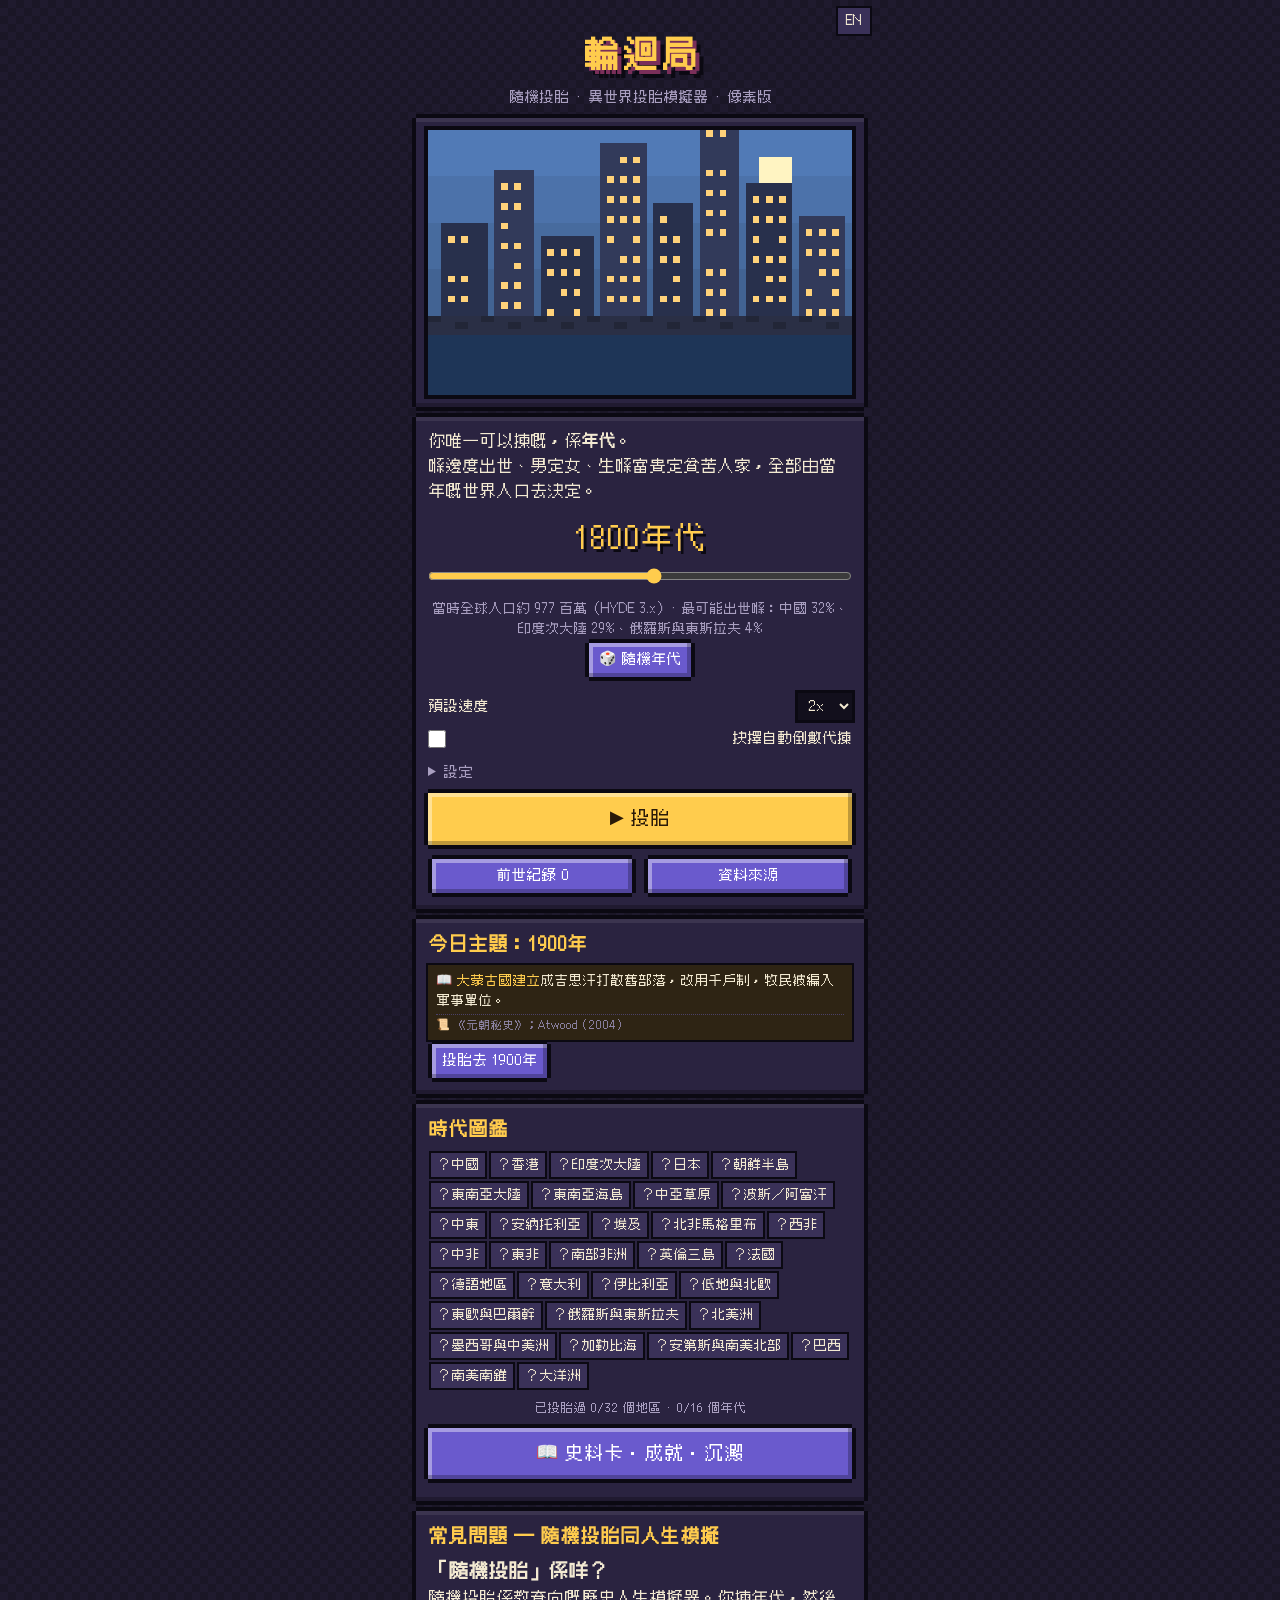
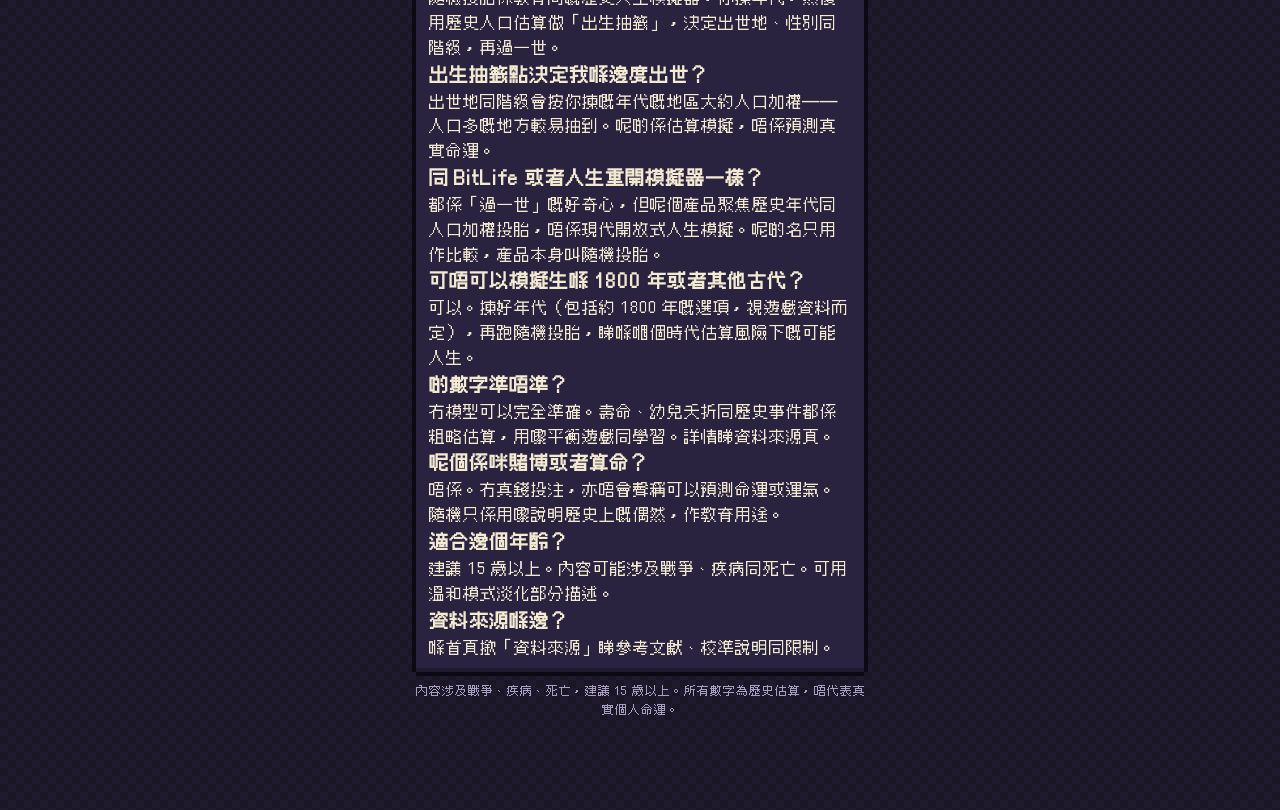
<file: index.html>
<!doctype html><html lang="zh-Hant-HK"><head><meta charset="utf-8"><script>(function(){try{var q=new URLSearchParams(location.search),l=q.get("lang");if(l)localStorage.setItem("rebirth_lang",l);if(l==="en"){q.delete("lang");var s=q.toString(),p=location.pathname.split("/").pop();location.replace("en/"+(p==="index.html"?"":p)+(s?"?"+s:"")+location.hash)}}catch(e){}})()</script><meta name="viewport" content="width=device-width,initial-scale=1">
<title>隨機投胎｜投胎模擬器 · 輪迴局</title>
<meta name="description" content="隨機投胎係教育向歷史人生模擬器：你揀年代，再用歷史人口估算抽出身世、階級同性別，過一世。數字係估算，唔係命運預測；建議 15 歲以上。適合想了解「如果我生喺古代」嘅人。">
<link rel="canonical" href="https://dancingturtle14.github.io/rebirth-sim/">
<link rel="alternate" hreflang="zh-Hant" href="https://dancingturtle14.github.io/rebirth-sim/">
<link rel="alternate" hreflang="en" href="https://dancingturtle14.github.io/rebirth-sim/en/">
<link rel="alternate" hreflang="x-default" href="https://dancingturtle14.github.io/rebirth-sim/en/">
<meta property="og:type" content="website">
<meta property="og:title" content="隨機投胎｜投胎模擬器 · 輪迴局">
<meta property="og:description" content="隨機投胎係教育向歷史人生模擬器：你揀年代，再用歷史人口估算抽出身世、階級同性別，過一世。數字係估算，唔係命運預測；建議 15 歲以上。適合想了解「如果我生喺古代」嘅人。">
<meta property="og:url" content="https://dancingturtle14.github.io/rebirth-sim/">
<meta property="og:image" content="https://dancingturtle14.github.io/rebirth-sim/screenshots/01-start-yearpicker.png">
<meta property="og:locale" content="zh_HK">
<meta property="og:locale:alternate" content="en_US">
<meta name="twitter:card" content="summary_large_image">
<meta name="twitter:title" content="隨機投胎｜投胎模擬器 · 輪迴局">
<meta name="twitter:description" content="隨機投胎係教育向歷史人生模擬器：你揀年代，再用歷史人口估算抽出身世、階級同性別，過一世。數字係估算，唔係命運預測；建議 15 歲以上。適合想了解「如果我生喺古代」嘅人。">
<meta name="twitter:image" content="https://dancingturtle14.github.io/rebirth-sim/screenshots/01-start-yearpicker.png">
<link rel="icon" href="data:image/svg+xml,<svg xmlns='http://www.w3.org/2000/svg' viewBox='0 0 8 8'><rect width='8' height='8' fill='%231a1626'/><rect x='2' y='1' width='4' height='3' fill='%23f1c9a0'/><rect x='1' y='4' width='6' height='3' fill='%23ffcc4d'/></svg>">
<link rel="preload" href="fonts/Cubic_11.woff2" as="font" type="font/woff2" crossorigin><link rel="stylesheet" href="style.css?v=42"><script type="application/ld+json">{"@context":"https://schema.org","@type":"WebApplication","name":"隨機投胎","url":"https://dancingturtle14.github.io/rebirth-sim/","description":"隨機投胎係教育向歷史人生模擬器：你揀年代，再用歷史人口估算抽出身世、階級同性別，過一世。數字係估算，唔係命運預測；建議 15 歲以上。適合想了解「如果我生喺古代」嘅人。","applicationCategory":"EducationalApplication","operatingSystem":"Any","inLanguage":"zh-Hant","isAccessibleForFree":true,"offers":{"@type":"Offer","price":"0","priceCurrency":"USD"}}</script><script type="application/ld+json">{"@context":"https://schema.org","@type":"FAQPage","mainEntity":[{"@type":"Question","name":"「隨機投胎」係咩？","acceptedAnswer":{"@type":"Answer","text":"隨機投胎係教育向嘅歷史人生模擬器。你揀年代，然後用歷史人口估算做「出生抽籤」，決定出世地、性別同階級，再過一世。"}},{"@type":"Question","name":"出生抽籤點決定我喺邊度出世？","acceptedAnswer":{"@type":"Answer","text":"出世地同階級會按你揀嘅年代嘅地區大約人口加權——人口多嘅地方較易抽到。呢啲係估算模擬，唔係預測真實命運。"}},{"@type":"Question","name":"同 BitLife 或者人生重開模擬器一樣？","acceptedAnswer":{"@type":"Answer","text":"都係「過一世」嘅好奇心，但呢個產品聚焦歷史年代同人口加權投胎，唔係現代開放式人生模擬。呢啲名只用作比較，產品本身叫隨機投胎。"}},{"@type":"Question","name":"可唔可以模擬生喺 1800 年或者其他古代？","acceptedAnswer":{"@type":"Answer","text":"可以。揀好年代（包括約 1800 年嘅選項，視遊戲資料而定），再跑隨機投胎，睇喺嗰個時代估算風險下嘅可能人生。"}},{"@type":"Question","name":"啲數字準唔準？","acceptedAnswer":{"@type":"Answer","text":"冇模型可以完全準確。壽命、幼兒夭折同歷史事件都係粗略估算，用嚟平衡遊戲同學習。詳情睇資料來源頁。"}},{"@type":"Question","name":"呢個係咪賭博或者算命？","acceptedAnswer":{"@type":"Answer","text":"唔係。冇真錢投注，亦唔會聲稱可以預測命運或運氣。隨機只係用嚟說明歷史上嘅偶然，作教育用途。"}},{"@type":"Question","name":"適合邊個年齡？","acceptedAnswer":{"@type":"Answer","text":"建議 15 歲以上。內容可能涉及戰爭、疾病同死亡。可用溫和模式淡化部分描述。"}},{"@type":"Question","name":"資料來源喺邊？","acceptedAnswer":{"@type":"Answer","text":"喺首頁撳「資料來源」睇參考文獻、校準說明同限制。"}}]}</script></head><body><main><a class="langsw" href="?lang=en" lang="en">EN</a>
<section id="s-start" class="scr on">
 <h1>輪迴局</h1><p class="sub">隨機投胎 · 異世界投胎模擬器 · 像素版</p>
 <div class="panel"><canvas class="scene" id="cv-title"></canvas></div>
 <div class="panel"><p>你唯一可以揀嘅，係<b>年代</b>。<br>喺邊度出世、男定女、生喺富貴定貧苦人家，全部由當年嘅世界人口去決定。</p>
 <div class="yearpick"><div class="ylab" id="year-lab"></div><input type="range" id="o-year" min="0" max="15" step="1" value="8"><div class="dim small" id="year-note"></div><button class="btn alt sm" id="b-randyear">🎲 隨機年代</button></div>
 <div class="setup">
 <label>預設速度<select id="o-speed"><option value="1">1x</option><option value="2" selected>2x</option><option value="4">4x</option><option value="8">8x</option><option value="16">16x</option></select></label>
 <label><input type="checkbox" id="o-auto"> 抉擇自動倒數代揀</label>
 <details><summary>設定</summary><div class="setup">
 <label><input type="checkbox" id="o-reflect" checked> 沉澱一下（人生關口嘅小問題）</label>
 <label><input type="checkbox" id="o-contrast" checked> 古今對照</label>
 <label><input type="checkbox" id="o-gentle"> 溫和模式（淡化死亡同暴力描述）</label>
 <label><input type="checkbox" id="o-sound"> 8-bit 音效</label><label><input type="checkbox" id="o-music"> 背景音樂</label></div></details></div>
 <button class="btn" id="b-go">▶ 投胎</button>
 <div class="row"><button class="btn alt sm" id="b-past">前世紀錄 <span id="n-past">0</span></button><button class="btn alt sm" onclick="location.href='about.html'">資料來源</button></div></div>
 <div class="panel" id="daily"></div>
 <div class="panel"><h2>時代圖鑑</h2><div class="chips" id="chips"></div><button class="btn alt" id="b-codex">📖 史料卡・成就・沉澱</button></div>
 <div class="panel" id="past" style="display:none"><h2>前世</h2><div id="past-list"></div></div>
 <div class="panel" id="seo-faq"><h2>常見問題 — 隨機投胎同人生模擬</h2>
 <h3>「隨機投胎」係咩？</h3><p>隨機投胎係教育向嘅歷史人生模擬器。你揀年代，然後用歷史人口估算做「出生抽籤」，決定出世地、性別同階級，再過一世。</p>
 <h3>出生抽籤點決定我喺邊度出世？</h3><p>出世地同階級會按你揀嘅年代嘅地區大約人口加權——人口多嘅地方較易抽到。呢啲係估算模擬，唔係預測真實命運。</p>
 <h3>同 BitLife 或者人生重開模擬器一樣？</h3><p>都係「過一世」嘅好奇心，但呢個產品聚焦歷史年代同人口加權投胎，唔係現代開放式人生模擬。呢啲名只用作比較，產品本身叫隨機投胎。</p>
 <h3>可唔可以模擬生喺 1800 年或者其他古代？</h3><p>可以。揀好年代（包括約 1800 年嘅選項，視遊戲資料而定），再跑隨機投胎，睇喺嗰個時代估算風險下嘅可能人生。</p>
 <h3>啲數字準唔準？</h3><p>冇模型可以完全準確。壽命、幼兒夭折同歷史事件都係粗略估算，用嚟平衡遊戲同學習。詳情睇資料來源頁。</p>
 <h3>呢個係咪賭博或者算命？</h3><p>唔係。冇真錢投注，亦唔會聲稱可以預測命運或運氣。隨機只係用嚟說明歷史上嘅偶然，作教育用途。</p>
 <h3>適合邊個年齡？</h3><p>建議 15 歲以上。內容可能涉及戰爭、疾病同死亡。可用溫和模式淡化部分描述。</p>
 <h3>資料來源喺邊？</h3><p>喺首頁撳「資料來源」睇參考文獻、校準說明同限制。</p>
 </div>
 <p class="note">內容涉及戰爭、疾病、死亡，建議 15 歲以上。所有數字為歷史估算，唔代表真實個人命運。</p>
</section>
<section id="s-codex" class="scr">
 <h1 style="font-size:26px">收藏</h1><div class="tabs" id="cx-tabs"><button data-t="cards" class="on">史料卡</button><button data-t="ach">成就</button><button data-t="refl">沉澱</button><button data-t="line">家族</button></div>
 <div class="panel" id="cx-body"></div><button class="btn alt" id="b-cx-back">← 返回</button>
</section>
<section id="s-birth" class="scr">
 <div class="panel"><h2 id="draw-h">抽籤中……</h2><div id="draw" class="draw"></div></div>
 <div id="reg" style="display:none"><div class="panel"><canvas class="scene" id="cv-birth"></canvas></div><div class="panel reg" id="reg-card"></div>
 <button class="btn" id="b-live">開始呢一世 ▶</button></div>
</section>
<section id="s-life" class="scr">
 <div class="hud"><div class="panel tight"><div class="age"><span><span class="big" id="h-age">0</span> 歲</span><span id="h-year" class="dim"></span></div>
 <div id="h-who" class="dim small"></div></div></div>
 <div class="panel"><canvas class="scene" id="cv-life"></canvas><div id="stats" style="margin-top:8px"></div></div>
 <div class="panel"><h2>今年重點</h2><div class="focus" id="focus"></div></div>
 <div class="panel"><h2>錢包</h2><div id="money"></div></div>
 <div class="panel"><h2>人生格</h2><div class="grid" id="l-grid"></div><p class="note">每格一年，越亮越快樂；框線＝當時平均壽命</p></div>
 <div class="panel"><h2>人生紀錄</h2><div class="feed" id="feed"></div></div>
</section>
<section id="s-final" class="scr">
 <div class="panel center"><p class="dim">最後一年</p><p class="huge" id="f-age"></p><canvas class="scene" id="cv-final"></canvas><p id="f-cause" style="margin-top:8px"></p></div>
 <div class="panel"><h2>一生回顧</h2><canvas class="scene" id="cv-replay"></canvas><p id="replay-t" class="replay"></p></div>
 <button class="btn" id="b-record">睇死亡紀錄 ▶</button>
</section>
<section id="s-end" class="scr">
 <div class="panel"><canvas class="scene" id="cv-end"></canvas><h2 style="margin-top:8px" id="e-title"></h2><div id="e-sum"></div></div>
 <div class="panel lesson"><h2>這一生教會我</h2><div id="e-lesson"></div></div>
 <div class="panel" id="e-diff" style="display:none"></div>
 <div class="panel"><h2>古今對照</h2><div id="e-now"></div></div>
 <div class="panel" id="e-line-p"><h2>傳承</h2><div id="e-line"></div></div>
 <div class="panel" id="e-ach-p"><h2>成就</h2><div id="e-ach"></div></div>
 <div class="panel"><h2>同一刻出生嘅靈魂（按壽命排）</h2><div id="e-souls"></div></div>
 <div class="panel"><h2>存活曲線</h2><canvas id="cv-surv" class="chart"></canvas><p class="note" id="surv-note"></p></div>
 <div class="panel"><h2>財富變化</h2><canvas id="cv-money" class="chart"></canvas></div>
 <div class="panel"><h2>一生年譜</h2><div class="grid" id="e-grid"></div><p class="note">■紅=歷史大事 ■藍=抉擇 ■白=離世；亮度=快樂；框線=平均壽命</p></div>
 <div class="panel"><h2>重要時刻</h2><div id="e-log"></div></div>
 <div class="panel"><h2>分享卡</h2><img class="share" id="e-card" alt="結果卡"><button class="btn" id="b-dl">下載 PNG</button></div>
 <button class="btn" id="b-whatif">🔁 如果……（同一出身再活一次）</button>
 <button class="btn" id="b-again">↻ 再輪迴</button><button class="btn alt" onclick="location.href='./'">返主頁</button>
</section>
</main>
<div class="ctrl" id="ctrl" style="display:none"><button data-s="0">⏸</button><button data-s="1">1x</button><button data-s="2">2x</button><button data-s="4">4x</button><button data-s="8">8x</button><button data-s="16">16x</button><button id="c-skip" title="跳到下一個抉擇">⏭</button><button id="c-auto" title="自動代揀">🤖</button></div>
<div class="modal" id="rmodal"><div class="panel"><small class="dim" id="r-age"></small><h2>🍃 沉澱一下</h2><p id="r-q" style="margin:8px 0"></p><textarea id="r-a" maxlength="120" rows="3" placeholder="（可以唔寫）一句說話就夠"></textarea><div class="row"><button class="btn" id="r-save">寫低</button><button class="btn alt" id="r-skip">略過</button></div><p class="note" id="r-cd">只會儲存喺你部機（localStorage）</p></div></div>
<div class="modal" id="modal"><div class="panel"><small id="m-age" class="dim"></small><h2 id="m-t"></h2><div class="statbox" id="m-stat"></div><div id="m-c"></div><p class="note" id="m-cd"></p></div></div>
<script src="data/eras.js?v=42"></script><script src="data/stats.js?v=42"></script><script src="data/era-extra.js?v=42"></script><script src="data/stats2.js?v=42"></script><script src="data/events.js?v=42"></script><script src="data/events2.js?v=42"></script><script src="data/modern.js?v=42"></script><script src="data/codex.js?v=42"></script><script src="data/calib.js?v=42"></script><script src="data/world-data.js?v=42"></script><script src="data/regions.js?v=42"></script><script src="data/world-events.js?v=42"></script><script src="data/calib-world.js?v=42"></script><script src="js/scene.js?v=42"></script><script src="js/engine.js?v=42"></script><script src="js/world.js?v=42"></script><script src="js/sfx.js?v=42"></script><script src="js/meaning.js?v=42"></script><script src="js/ui.js?v=42"></script>
</body></html>
</file>
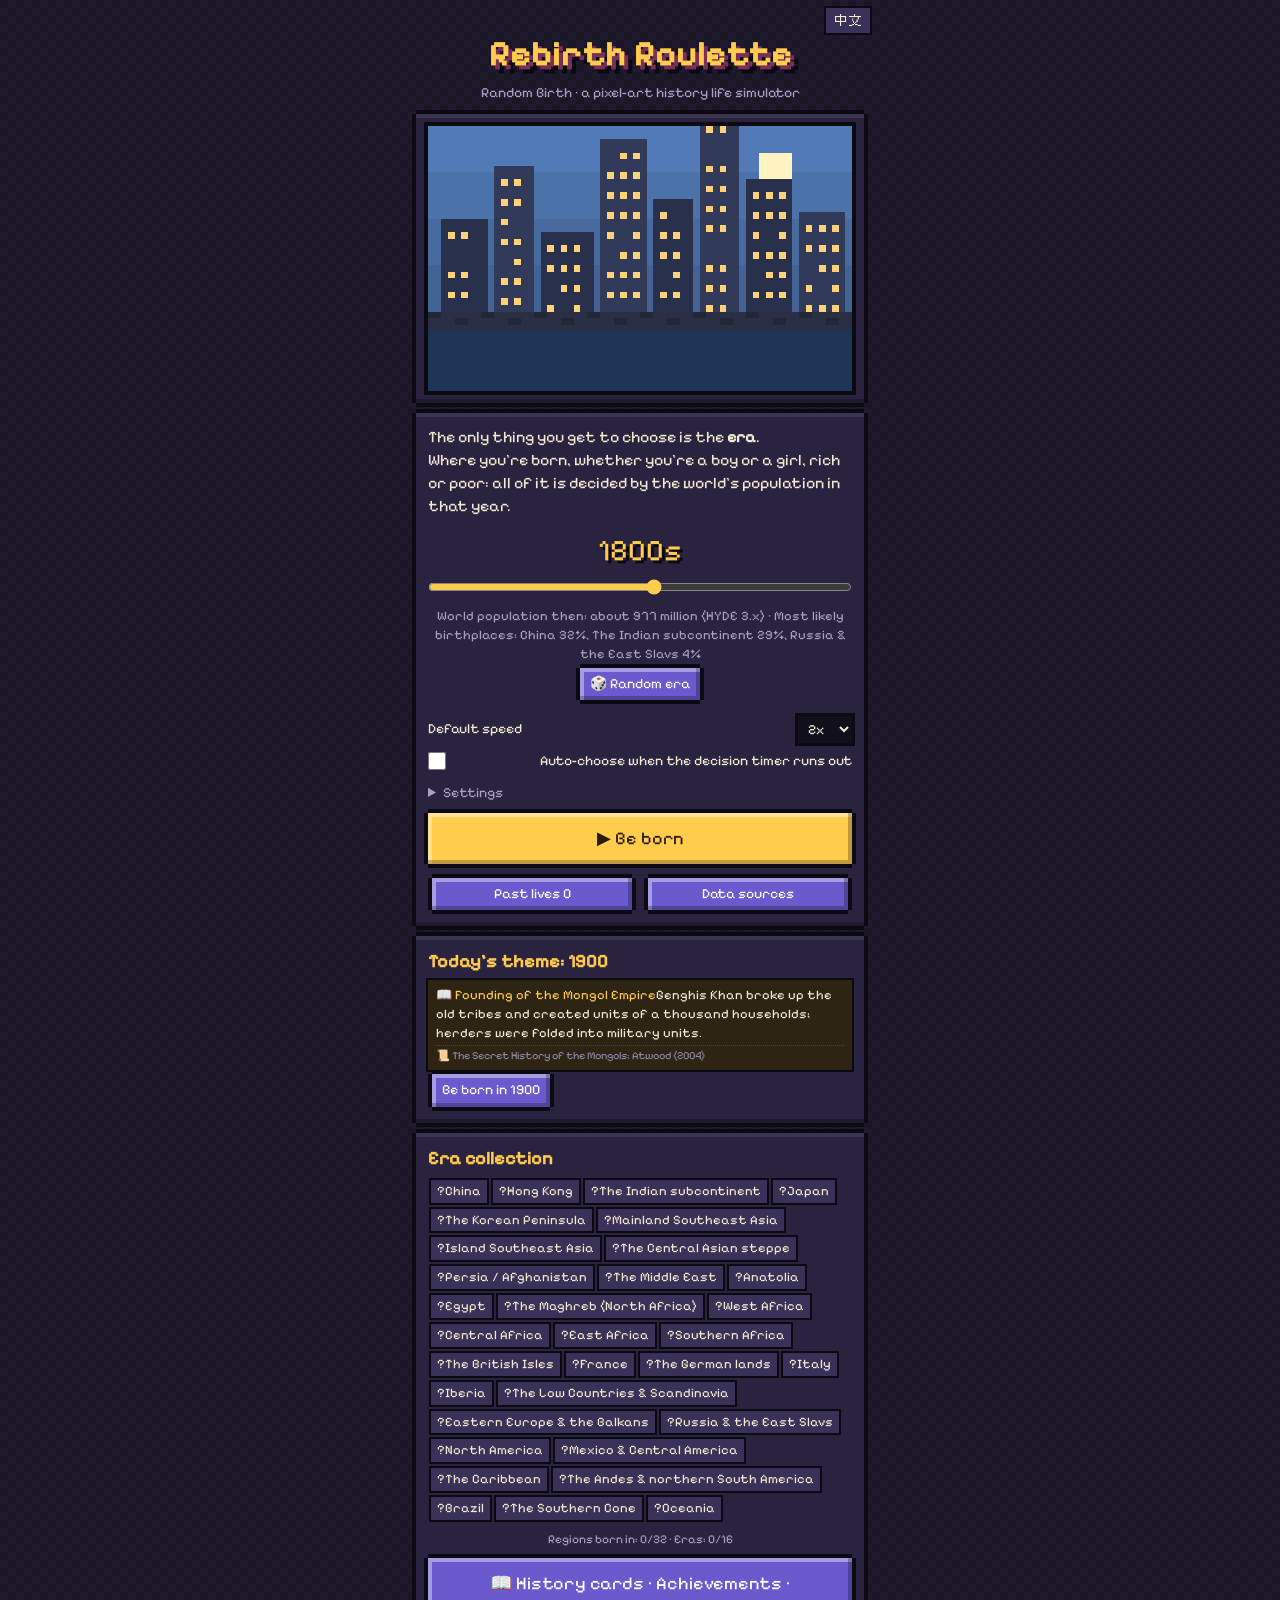
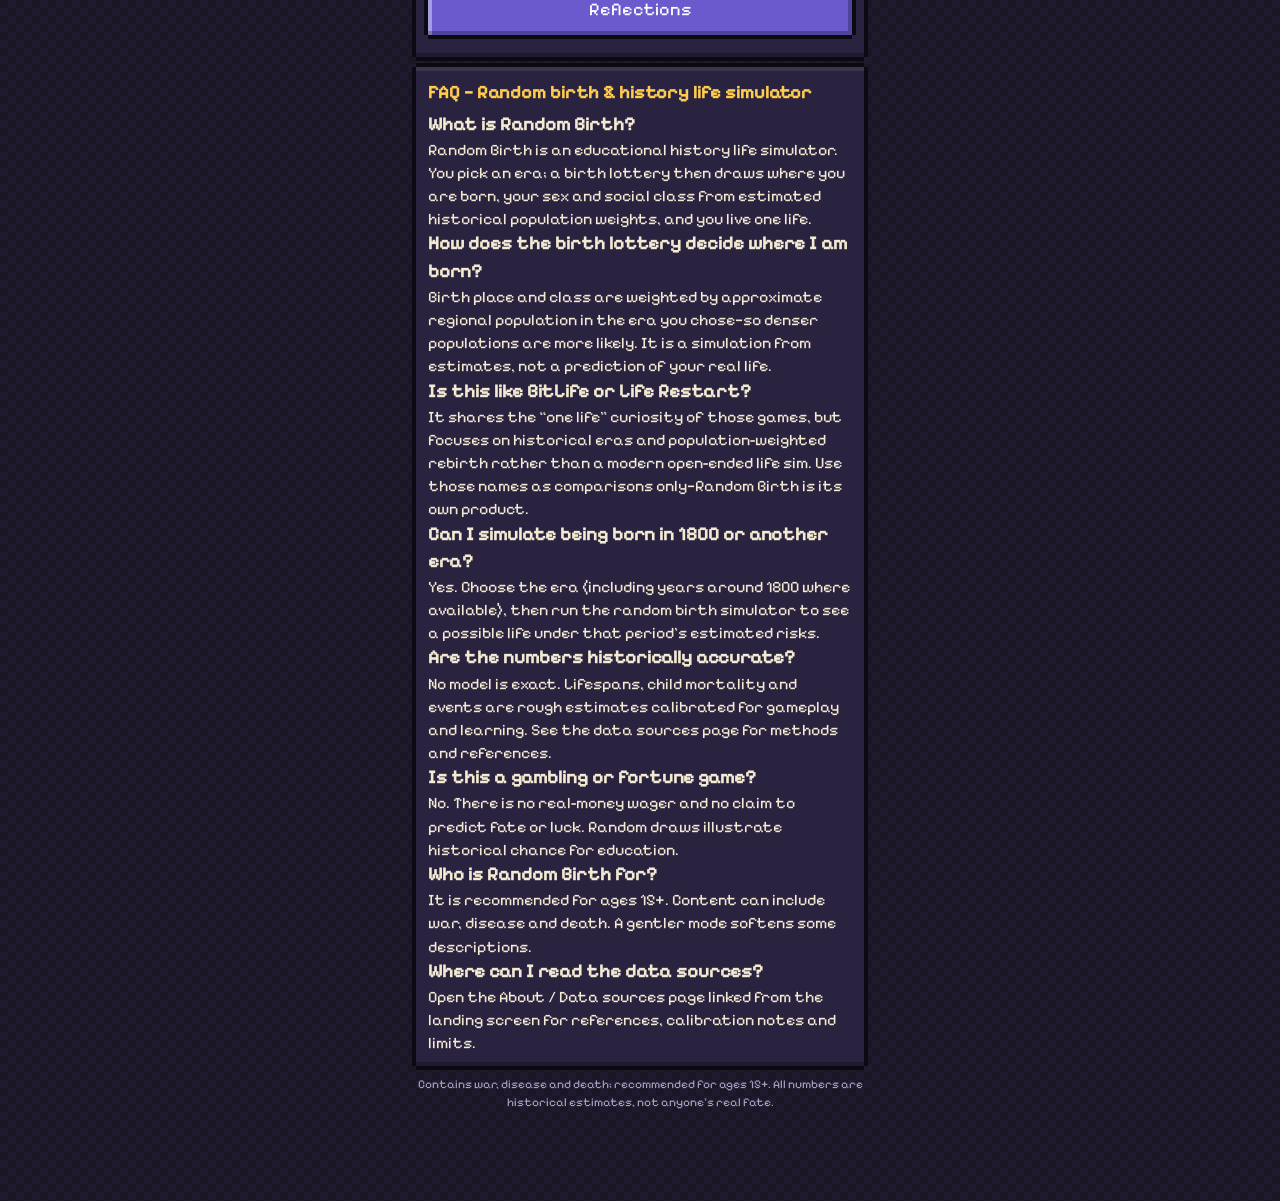
<file: en/index.html>
<!doctype html><html lang="en"><head><meta charset="utf-8"><script>(function(){try{var q=new URLSearchParams(location.search),l=q.get("lang");if(l)localStorage.setItem("rebirth_lang",l);if(l==="zh"){q.delete("lang");var s=q.toString(),p=location.pathname.split("/").pop();location.replace("../"+(p==="index.html"?"":p)+(s?"?"+s:""))}}catch(e){}})()</script><meta name="viewport" content="width=device-width,initial-scale=1">
<title>Random Birth — Where Would I Be Born? | Simulator</title>
<meta name="description" content="Random birth simulator: pick an era, then a birth lottery draws where, class and gender from historical population estimates. Educational, ages 15+.">
<link rel="canonical" href="https://dancingturtle14.github.io/rebirth-sim/en/">
<link rel="alternate" hreflang="en" href="https://dancingturtle14.github.io/rebirth-sim/en/">
<link rel="alternate" hreflang="zh-Hant" href="https://dancingturtle14.github.io/rebirth-sim/">
<link rel="alternate" hreflang="x-default" href="https://dancingturtle14.github.io/rebirth-sim/en/">
<meta property="og:type" content="website">
<meta property="og:title" content="Random Birth — Where Would I Be Born? | Simulator">
<meta property="og:description" content="Random birth simulator: pick an era, then a birth lottery draws where, class and gender from historical population estimates. Educational, ages 15+.">
<meta property="og:url" content="https://dancingturtle14.github.io/rebirth-sim/en/">
<meta property="og:image" content="https://dancingturtle14.github.io/rebirth-sim/screenshots/en-01-start.png">
<meta property="og:locale" content="en_US">
<meta property="og:locale:alternate" content="zh_HK">
<meta name="twitter:card" content="summary_large_image">
<meta name="twitter:title" content="Random Birth — Where Would I Be Born? | Simulator">
<meta name="twitter:description" content="Random birth simulator: pick an era, then a birth lottery draws where, class and gender from historical population estimates. Educational, ages 15+.">
<meta name="twitter:image" content="https://dancingturtle14.github.io/rebirth-sim/screenshots/en-01-start.png">
<link rel="icon" href="data:image/svg+xml,<svg xmlns='http://www.w3.org/2000/svg' viewBox='0 0 8 8'><rect width='8' height='8' fill='%231a1626'/><rect x='2' y='1' width='4' height='3' fill='%23f1c9a0'/><rect x='1' y='4' width='6' height='3' fill='%23ffcc4d'/></svg>">
<link rel="preload" href="../fonts/Cubic_11.woff2" as="font" type="font/woff2" crossorigin><link rel="stylesheet" href="../style.css?v=42"><link rel="preload" href="../fonts/PixelifySans.woff" as="font" type="font/woff" crossorigin><link rel="stylesheet" href="../style-en.css?v=42"><script type="application/ld+json">{"@context":"https://schema.org","@type":"WebApplication","name":"Random Birth","url":"https://dancingturtle14.github.io/rebirth-sim/en/","description":"Random birth simulator: pick an era, then a birth lottery draws where, class and gender from historical population estimates. Educational, ages 15+.","applicationCategory":"EducationalApplication","operatingSystem":"Any","inLanguage":"en","isAccessibleForFree":true,"offers":{"@type":"Offer","price":"0","priceCurrency":"USD"}}</script><script type="application/ld+json">{"@context":"https://schema.org","@type":"FAQPage","mainEntity":[{"@type":"Question","name":"What is Random Birth?","acceptedAnswer":{"@type":"Answer","text":"Random Birth is an educational history life simulator. You pick an era; a birth lottery then draws where you are born, your sex and social class from estimated historical population weights, and you live one life."}},{"@type":"Question","name":"How does the birth lottery decide where I am born?","acceptedAnswer":{"@type":"Answer","text":"Birth place and class are weighted by approximate regional population in the era you chose—so denser populations are more likely. It is a simulation from estimates, not a prediction of your real life."}},{"@type":"Question","name":"Is this like BitLife or Life Restart?","acceptedAnswer":{"@type":"Answer","text":"It shares the “one life” curiosity of those games, but focuses on historical eras and population-weighted rebirth rather than a modern open-ended life sim. Use those names as comparisons only—Random Birth is its own product."}},{"@type":"Question","name":"Can I simulate being born in 1800 or another era?","acceptedAnswer":{"@type":"Answer","text":"Yes. Choose the era (including years around 1800 where available), then run the random birth simulator to see a possible life under that period’s estimated risks."}},{"@type":"Question","name":"Are the numbers historically accurate?","acceptedAnswer":{"@type":"Answer","text":"No model is exact. Lifespans, child mortality and events are rough estimates calibrated for gameplay and learning. See the data sources page for methods and references."}},{"@type":"Question","name":"Is this a gambling or fortune game?","acceptedAnswer":{"@type":"Answer","text":"No. There is no real-money wager and no claim to predict fate or luck. Random draws illustrate historical chance for education."}},{"@type":"Question","name":"Who is Random Birth for?","acceptedAnswer":{"@type":"Answer","text":"It is recommended for ages 15+. Content can include war, disease and death. A gentler mode softens some descriptions."}},{"@type":"Question","name":"Where can I read the data sources?","acceptedAnswer":{"@type":"Answer","text":"Open the About / Data sources page linked from the landing screen for references, calibration notes and limits."}}]}</script></head><body><main><a class="langsw" href="?lang=zh" lang="zh-Hant">中文</a>
<section id="s-start" class="scr on">
 <h1>Rebirth Roulette</h1><p class="sub">Random Birth · a pixel-art history life simulator</p>
 <div class="panel"><canvas class="scene" id="cv-title"></canvas></div>
 <div class="panel"><p>The only thing you get to choose is the <b>era</b>.<br>Where you're born, whether you're a boy or a girl, rich or poor: all of it is decided by the world's population in that year.</p>
 <div class="yearpick"><div class="ylab" id="year-lab"></div><input type="range" id="o-year" min="0" max="15" step="1" value="8"><div class="dim small" id="year-note"></div><button class="btn alt sm" id="b-randyear">🎲 Random era</button></div>
 <div class="setup">
 <label>Default speed<select id="o-speed"><option value="1">1x</option><option value="2" selected>2x</option><option value="4">4x</option><option value="8">8x</option><option value="16">16x</option></select></label>
 <label><input type="checkbox" id="o-auto"> Auto-choose when the decision timer runs out</label>
 <details><summary>Settings</summary><div class="setup">
 <label><input type="checkbox" id="o-reflect" checked> Pause and reflect (small questions at life's milestones)</label>
 <label><input type="checkbox" id="o-contrast" checked> Then & Now</label>
 <label><input type="checkbox" id="o-gentle"> Gentle mode (softens descriptions of death and violence)</label>
 <label><input type="checkbox" id="o-sound"> 8-bit sound effects</label><label><input type="checkbox" id="o-music"> Background music</label></div></details></div>
 <button class="btn" id="b-go">▶ Be born</button>
 <div class="row"><button class="btn alt sm" id="b-past">Past lives <span id="n-past">0</span></button><button class="btn alt sm" onclick="location.href='about.html'">Data sources</button></div></div>
 <div class="panel" id="daily"></div>
 <div class="panel"><h2>Era collection</h2><div class="chips" id="chips"></div><button class="btn alt" id="b-codex">📖 History cards · Achievements · Reflections</button></div>
 <div class="panel" id="past" style="display:none"><h2>Past lives</h2><div id="past-list"></div></div>
 <div class="panel" id="seo-faq"><h2>FAQ — Random birth &amp; history life simulator</h2>
 <h3>What is Random Birth?</h3><p>Random Birth is an educational history life simulator. You pick an era; a birth lottery then draws where you are born, your sex and social class from estimated historical population weights, and you live one life.</p>
 <h3>How does the birth lottery decide where I am born?</h3><p>Birth place and class are weighted by approximate regional population in the era you chose—so denser populations are more likely. It is a simulation from estimates, not a prediction of your real life.</p>
 <h3>Is this like BitLife or Life Restart?</h3><p>It shares the “one life” curiosity of those games, but focuses on historical eras and population-weighted rebirth rather than a modern open-ended life sim. Use those names as comparisons only—Random Birth is its own product.</p>
 <h3>Can I simulate being born in 1800 or another era?</h3><p>Yes. Choose the era (including years around 1800 where available), then run the random birth simulator to see a possible life under that period’s estimated risks.</p>
 <h3>Are the numbers historically accurate?</h3><p>No model is exact. Lifespans, child mortality and events are rough estimates calibrated for gameplay and learning. See the data sources page for methods and references.</p>
 <h3>Is this a gambling or fortune game?</h3><p>No. There is no real-money wager and no claim to predict fate or luck. Random draws illustrate historical chance for education.</p>
 <h3>Who is Random Birth for?</h3><p>It is recommended for ages 15+. Content can include war, disease and death. A gentler mode softens some descriptions.</p>
 <h3>Where can I read the data sources?</h3><p>Open the About / Data sources page linked from the landing screen for references, calibration notes and limits.</p>
 </div>
 <p class="note">Contains war, disease and death; recommended for ages 15+. All numbers are historical estimates, not anyone's real fate.</p>
</section>
<section id="s-codex" class="scr">
 <h1 style="font-size:26px">Collection</h1><div class="tabs" id="cx-tabs"><button data-t="cards" class="on">History cards</button><button data-t="ach">Achievements</button><button data-t="refl">Reflective</button><button data-t="line">Family</button></div>
 <div class="panel" id="cx-body"></div><button class="btn alt" id="b-cx-back">← Back</button>
</section>
<section id="s-birth" class="scr">
 <div class="panel"><h2 id="draw-h">Drawing lots…</h2><div id="draw" class="draw"></div></div>
 <div id="reg" style="display:none"><div class="panel"><canvas class="scene" id="cv-birth"></canvas></div><div class="panel reg" id="reg-card"></div>
 <button class="btn" id="b-live">Begin this life ▶</button></div>
</section>
<section id="s-life" class="scr">
 <div class="hud"><div class="panel tight"><div class="age"><span><span class="big" id="h-age">0</span>  yrs</span><span id="h-year" class="dim"></span></div>
 <div id="h-who" class="dim small"></div></div></div>
 <div class="panel"><canvas class="scene" id="cv-life"></canvas><div id="stats" style="margin-top:8px"></div></div>
 <div class="panel"><h2>This year's focus</h2><div class="focus" id="focus"></div></div>
 <div class="panel"><h2>Wallet</h2><div id="money"></div></div>
 <div class="panel"><h2>Life grid</h2><div class="grid" id="l-grid"></div><p class="note">One square per year; brighter = happier; outline = average life expectancy then</p></div>
 <div class="panel"><h2>Life log</h2><div class="feed" id="feed"></div></div>
</section>
<section id="s-final" class="scr">
 <div class="panel center"><p class="dim">Final year</p><p class="huge" id="f-age"></p><canvas class="scene" id="cv-final"></canvas><p id="f-cause" style="margin-top:8px"></p></div>
 <div class="panel"><h2>Life in review</h2><canvas class="scene" id="cv-replay"></canvas><p id="replay-t" class="replay"></p></div>
 <button class="btn" id="b-record">See the death record ▶</button>
</section>
<section id="s-end" class="scr">
 <div class="panel"><canvas class="scene" id="cv-end"></canvas><h2 style="margin-top:8px" id="e-title"></h2><div id="e-sum"></div></div>
 <div class="panel lesson"><h2>What this life taught me</h2><div id="e-lesson"></div></div>
 <div class="panel" id="e-diff" style="display:none"></div>
 <div class="panel"><h2>Then & Now</h2><div id="e-now"></div></div>
 <div class="panel" id="e-line-p"><h2>Legacy</h2><div id="e-line"></div></div>
 <div class="panel" id="e-ach-p"><h2>Achievements</h2><div id="e-ach"></div></div>
 <div class="panel"><h2>Souls born at the same moment (by lifespan)</h2><div id="e-souls"></div></div>
 <div class="panel"><h2>Survival curve</h2><canvas id="cv-surv" class="chart"></canvas><p class="note" id="surv-note"></p></div>
 <div class="panel"><h2>Wealth over time</h2><canvas id="cv-money" class="chart"></canvas></div>
 <div class="panel"><h2>Life timeline</h2><div class="grid" id="e-grid"></div><p class="note">■ red = historical event ■ blue = choice ■ white = death; brightness = joy; outline = average lifespan</p></div>
 <div class="panel"><h2>Key moments</h2><div id="e-log"></div></div>
 <div class="panel"><h2>Share card</h2><img class="share" id="e-card" alt="Result card"><button class="btn" id="b-dl">Download PNG</button></div>
 <button class="btn" id="b-whatif">🔁 What if… (live the same birth again)</button>
 <button class="btn" id="b-again">↻ Be reborn again</button><button class="btn alt" onclick="location.href='./'">Home</button>
</section>
</main>
<div class="ctrl" id="ctrl" style="display:none"><button data-s="0">⏸</button><button data-s="1">1x</button><button data-s="2">2x</button><button data-s="4">4x</button><button data-s="8">8x</button><button data-s="16">16x</button><button id="c-skip" title="Skip to next choice">⏭</button><button id="c-auto" title="Auto-choose">🤖</button></div>
<div class="modal" id="rmodal"><div class="panel"><small class="dim" id="r-age"></small><h2>🍃 Pause and reflect</h2><p id="r-q" style="margin:8px 0"></p><textarea id="r-a" maxlength="120" rows="3" placeholder="(Optional) one sentence is enough"></textarea><div class="row"><button class="btn" id="r-save">Save</button><button class="btn alt" id="r-skip">Skip</button></div><p class="note" id="r-cd">Saved only on your device (localStorage)</p></div></div>
<div class="modal" id="modal"><div class="panel"><small id="m-age" class="dim"></small><h2 id="m-t"></h2><div class="statbox" id="m-stat"></div><div id="m-c"></div><p class="note" id="m-cd"></p></div></div>
<script src="data/eras.js?v=42"></script><script src="data/stats.js?v=42"></script><script src="data/era-extra.js?v=42"></script><script src="data/stats2.js?v=42"></script><script src="data/events.js?v=42"></script><script src="data/events2.js?v=42"></script><script src="data/modern.js?v=42"></script><script src="data/codex.js?v=42"></script><script src="../data/calib.js?v=42"></script><script src="../data/world-data.js?v=42"></script><script src="data/regions.js?v=42"></script><script src="data/world-events.js?v=42"></script><script src="../data/calib-world.js?v=42"></script><script src="../js/scene.js?v=42"></script><script src="js/engine.js?v=42"></script><script src="js/world.js?v=42"></script><script src="../js/sfx.js?v=42"></script><script src="js/meaning.js?v=42"></script><script src="js/ui.js?v=42"></script>
</body></html>
</file>
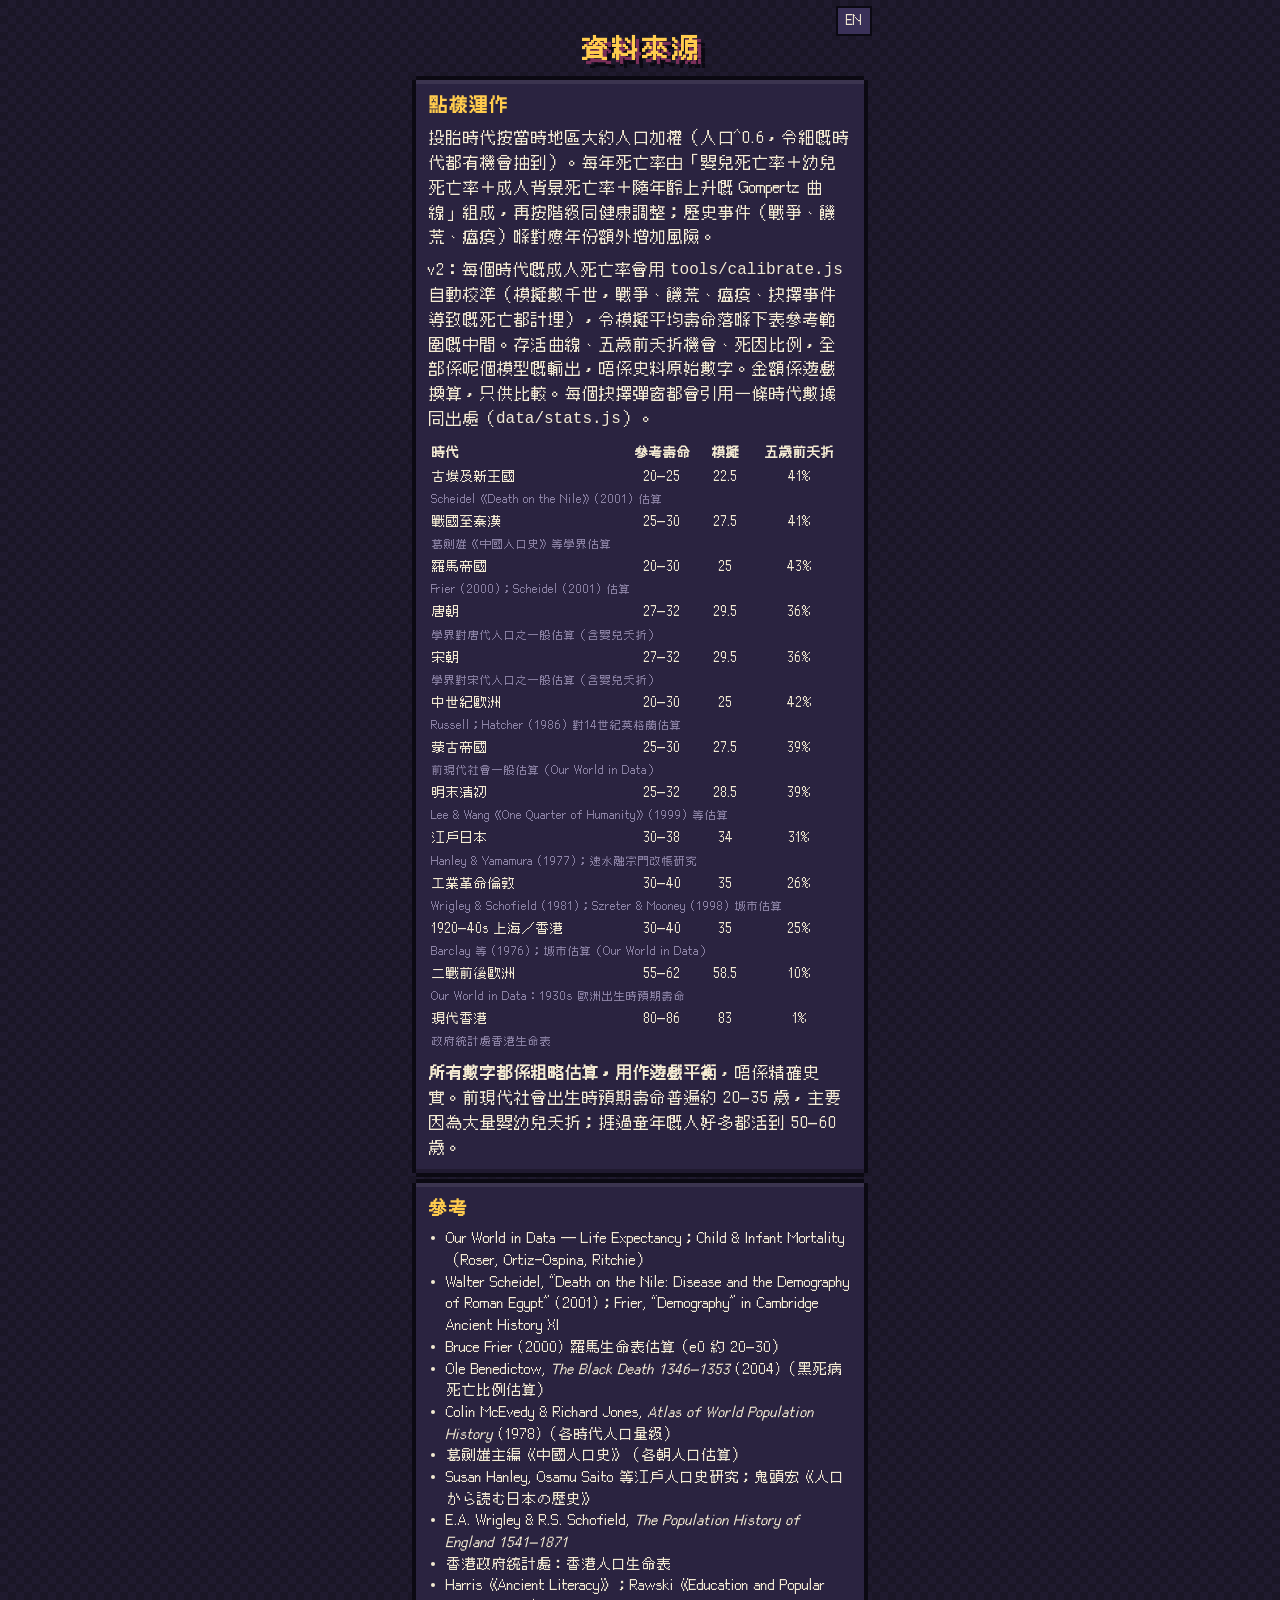
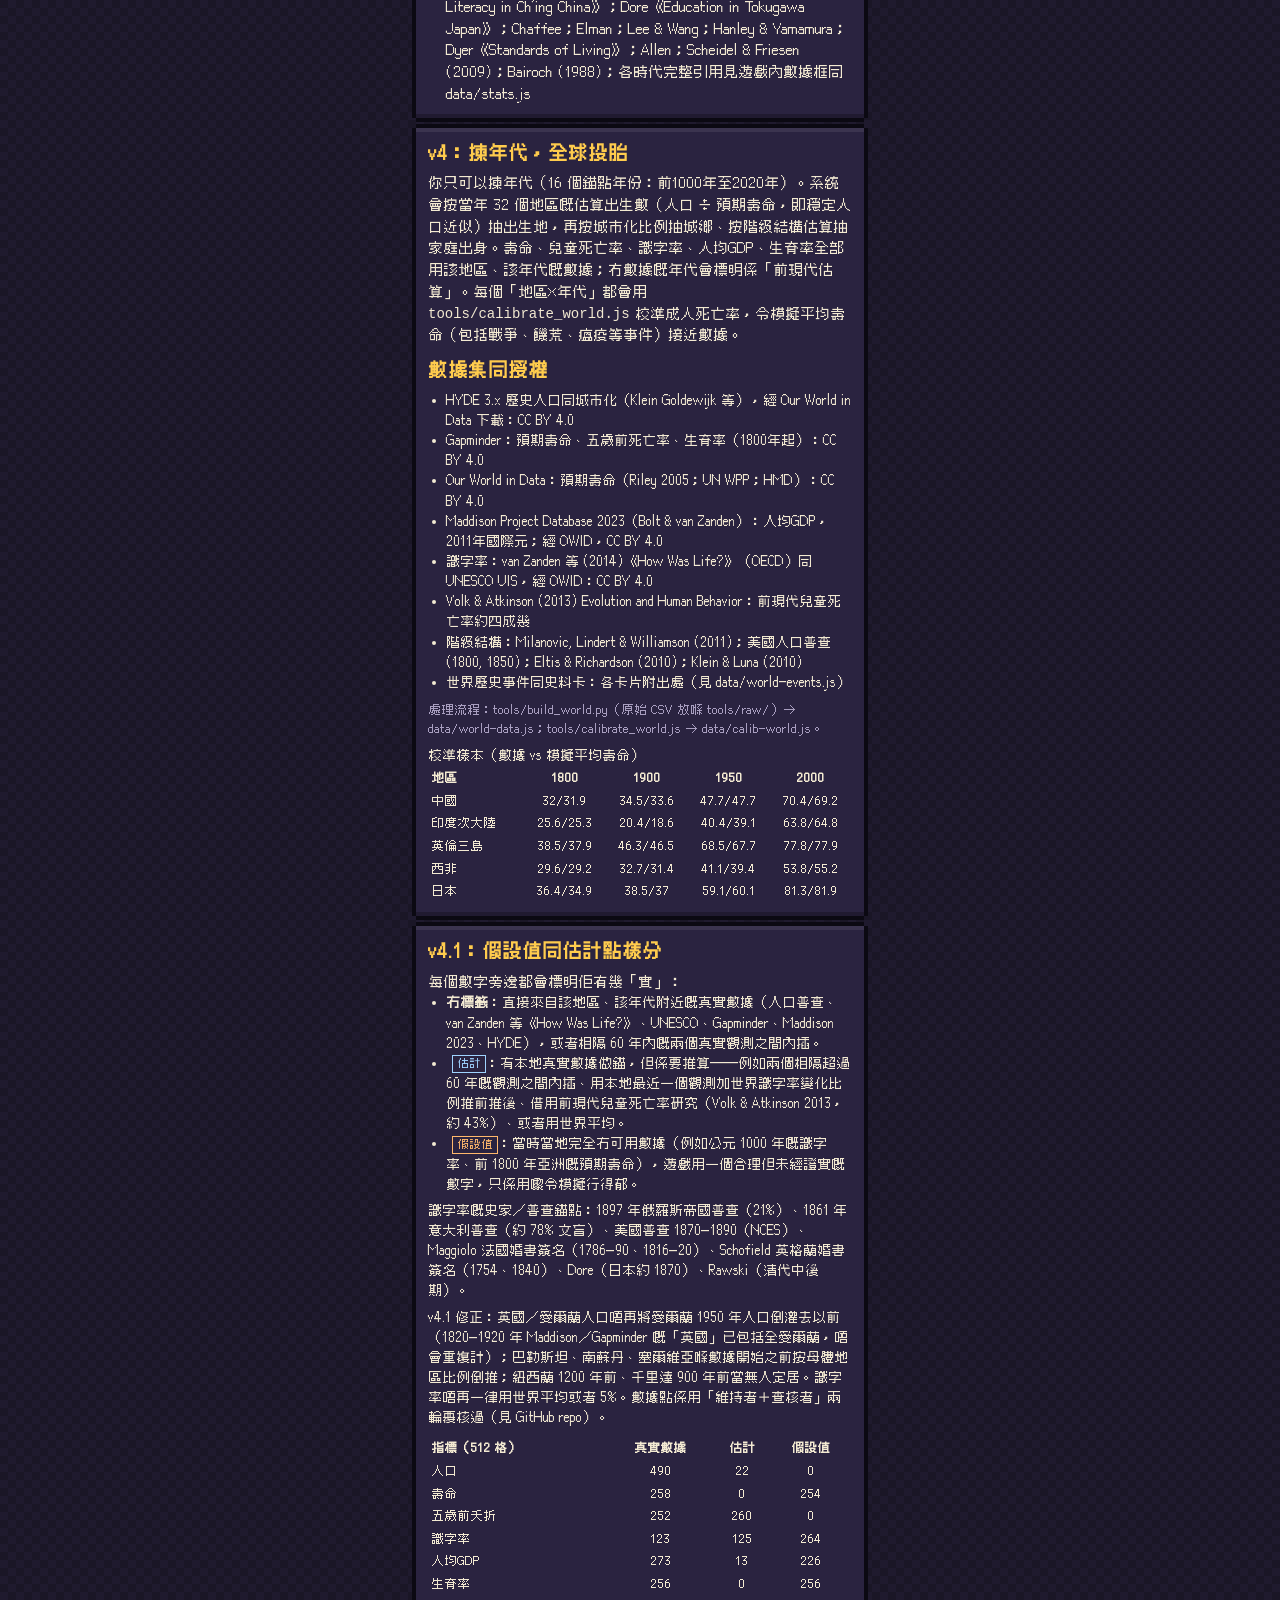
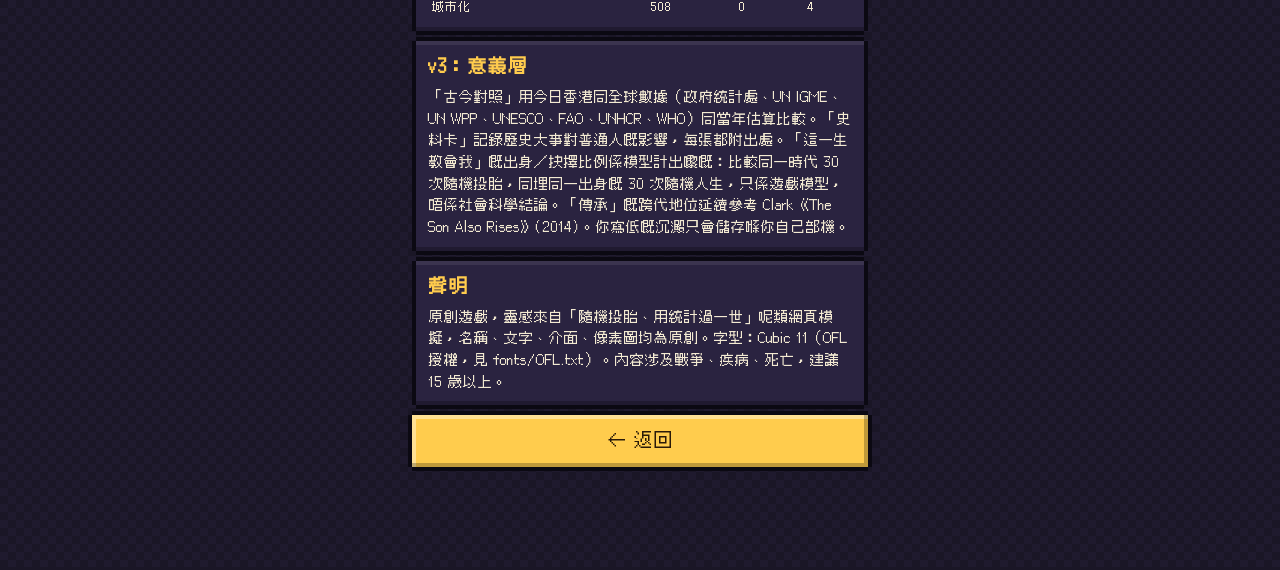
<file: about.html>
<!doctype html><html lang="zh-Hant-HK"><head><meta charset="utf-8"><link rel="icon" href="data:image/svg+xml,<svg xmlns='http://www.w3.org/2000/svg' viewBox='0 0 8 8'><rect width='8' height='8' fill='%231a1626'/><rect x='2' y='1' width='4' height='3' fill='%23f1c9a0'/><rect x='1' y='4' width='6' height='3' fill='%23ffcc4d'/></svg>"><script>(function(){try{var q=new URLSearchParams(location.search),l=q.get("lang");if(l)localStorage.setItem("rebirth_lang",l);if(l==="en"){q.delete("lang");var s=q.toString(),p=location.pathname.split("/").pop();location.replace("en/"+(p==="index.html"?"":p)+(s?"?"+s:"")+location.hash)}}catch(e){}})()</script><meta name="viewport" content="width=device-width,initial-scale=1"><title>隨機投胎 · 資料來源與方法</title>
<meta name="description" content="說明隨機投胎點樣用歷史人口、死亡率同事件數據估算一世人生：資料集出處、校準方法、假設值標示同限制。教育向模擬器，建議 15 歲以上，唔係算命或賭博。">
<link rel="canonical" href="https://dancingturtle14.github.io/rebirth-sim/about.html">
<link rel="alternate" hreflang="zh-Hant" href="https://dancingturtle14.github.io/rebirth-sim/about.html">
<link rel="alternate" hreflang="en" href="https://dancingturtle14.github.io/rebirth-sim/en/about.html">
<link rel="alternate" hreflang="x-default" href="https://dancingturtle14.github.io/rebirth-sim/en/">
<meta property="og:type" content="website">
<meta property="og:title" content="隨機投胎 · 資料來源與方法">
<meta property="og:description" content="說明隨機投胎點樣用歷史人口、死亡率同事件數據估算一世人生：資料集出處、校準方法、假設值標示同限制。教育向模擬器，建議 15 歲以上，唔係算命或賭博。">
<meta property="og:url" content="https://dancingturtle14.github.io/rebirth-sim/about.html">
<meta property="og:image" content="https://dancingturtle14.github.io/rebirth-sim/screenshots/01-start-yearpicker.png">
<meta property="og:locale" content="zh_HK">
<meta property="og:locale:alternate" content="en_US">
<meta name="twitter:card" content="summary_large_image">
<meta name="twitter:title" content="隨機投胎 · 資料來源與方法">
<meta name="twitter:description" content="說明隨機投胎點樣用歷史人口、死亡率同事件數據估算一世人生：資料集出處、校準方法、假設值標示同限制。教育向模擬器，建議 15 歲以上，唔係算命或賭博。">
<meta name="twitter:image" content="https://dancingturtle14.github.io/rebirth-sim/screenshots/01-start-yearpicker.png"><link rel="stylesheet" href="style.css?v=42"><script type="application/ld+json">{"@context":"https://schema.org","@type":"AboutPage","name":"隨機投胎 — 資料來源","url":"https://dancingturtle14.github.io/rebirth-sim/about.html","description":"說明隨機投胎點樣用歷史人口、死亡率同事件數據估算一世人生：資料集出處、校準方法、假設值標示同限制。教育向模擬器，建議 15 歲以上，唔係算命或賭博。","inLanguage":"zh-Hant"}</script></head><body><main><a class="langsw" href="?lang=en" lang="en">EN</a>
<h1 style="font-size:26px">資料來源</h1>
<div class="panel"><h2>點樣運作</h2><p>投胎時代按當時地區大約人口加權（人口^0.6，令細嘅時代都有機會抽到）。每年死亡率由「嬰兒死亡率＋幼兒死亡率＋成人背景死亡率＋隨年齡上升嘅 Gompertz 曲線」組成，再按階級同健康調整；歷史事件（戰爭、饑荒、瘟疫）喺對應年份額外增加風險。</p>
<p style="margin-top:8px">v2：每個時代嘅成人死亡率會用 <code>tools/calibrate.js</code> 自動校準（模擬數千世，戰爭、饑荒、瘟疫、抉擇事件導致嘅死亡都計埋），令模擬平均壽命落喺下表參考範圍嘅中間。存活曲線、五歲前夭折機會、死因比例，全部係呢個模型嘅輸出，唔係史料原始數字。金額係遊戲換算，只供比較。每個抉擇彈窗都會引用一條時代數據同出處（<code>data/stats.js</code>）。</p><div id="tbl"></div><p style="margin-top:8px"><b>所有數字都係粗略估算，用作遊戲平衡</b>，唔係精確史實。前現代社會出生時預期壽命普遍約 20–35 歲，主要因為大量嬰幼兒夭折；捱過童年嘅人好多都活到 50–60 歲。</p></div>
<div class="panel"><h2>參考</h2><ul style="padding-left:18px;font-size:14px">
<li>Our World in Data — Life Expectancy；Child &amp; Infant Mortality（Roser, Ortiz-Ospina, Ritchie）</li>
<li>Walter Scheidel, “Death on the Nile: Disease and the Demography of Roman Egypt” (2001)；Frier, “Demography” in Cambridge Ancient History XI</li>
<li>Bruce Frier (2000) 羅馬生命表估算（e0 約 20–30）</li>
<li>Ole Benedictow, <i>The Black Death 1346–1353</i> (2004)（黑死病死亡比例估算）</li>
<li>Colin McEvedy &amp; Richard Jones, <i>Atlas of World Population History</i> (1978)（各時代人口量級）</li>
<li>葛劍雄主編《中國人口史》（各朝人口估算）</li>
<li>Susan Hanley, Osamu Saito 等江戶人口史研究；鬼頭宏《人口から読む日本の歴史》</li>
<li>E.A. Wrigley &amp; R.S. Schofield, <i>The Population History of England 1541–1871</i></li>
<li>香港政府統計處：香港人口生命表</li><li>Harris《Ancient Literacy》；Rawski《Education and Popular Literacy in Ch’ing China》；Dore《Education in Tokugawa Japan》；Chaffee；Elman；Lee &amp; Wang；Hanley &amp; Yamamura；Dyer《Standards of Living》；Allen；Scheidel &amp; Friesen (2009)；Bairoch (1988)；各時代完整引用見遊戲內數據框同 data/stats.js</li>
</ul></div>
<div class="panel"><h2>v4：揀年代，全球投胎</h2><p style="font-size:14px">你只可以揀年代（16 個錨點年份：前1000年至2020年）。系統會按當年 32 個地區嘅估算出生數（人口 ÷ 預期壽命，即穩定人口近似）抽出生地，再按城市化比例抽城鄉、按階級結構估算抽家庭出身。壽命、兒童死亡率、識字率、人均GDP、生育率全部用該地區、該年代嘅數據；冇數據嘅年代會標明係「前現代估算」。每個「地區×年代」都會用 <code>tools/calibrate_world.js</code> 校準成人死亡率，令模擬平均壽命（包括戰爭、饑荒、瘟疫等事件）接近數據。</p>
<h2 style="margin-top:10px">數據集同授權</h2><ul style="padding-left:18px;font-size:13px">
<li>HYDE 3.x 歷史人口同城市化（Klein Goldewijk 等），經 Our World in Data 下載：CC BY 4.0</li>
<li>Gapminder：預期壽命、五歲前死亡率、生育率（1800年起）：CC BY 4.0</li>
<li>Our World in Data：預期壽命（Riley 2005；UN WPP；HMD）：CC BY 4.0</li>
<li>Maddison Project Database 2023（Bolt & van Zanden）：人均GDP，2011年國際元；經 OWID，CC BY 4.0</li>
<li>識字率：van Zanden 等 (2014)《How Was Life?》（OECD）同 UNESCO UIS，經 OWID：CC BY 4.0</li>
<li>Volk & Atkinson (2013) Evolution and Human Behavior：前現代兒童死亡率約四成幾</li>
<li>階級結構：Milanovic, Lindert & Williamson (2011)；美國人口普查 (1800, 1850)；Eltis & Richardson (2010)；Klein & Luna (2010)</li>
<li>世界歷史事件同史料卡：各卡片附出處（見 data/world-events.js）</li></ul>
<p class="note" style="text-align:left">處理流程：tools/build_world.py（原始 CSV 放喺 tools/raw/）→ data/world-data.js；tools/calibrate_world.js → data/calib-world.js。</p><div id="wtbl"></div></div>
<div class="panel"><h2>v4.1：假設值同估計點樣分</h2><p style="font-size:14px">每個數字旁邊都會標明佢有幾「實」：</p><ul style="padding-left:18px;font-size:13px">
<li><b>冇標籤</b>：直接來自該地區、該年代附近嘅真實數據（人口普查、van Zanden 等《How Was Life?》、UNESCO、Gapminder、Maddison 2023、HYDE），或者相隔 60 年內嘅兩個真實觀測之間內插。</li>
<li><span class="est est-e">估計</span>：有本地真實數據做錨，但係要推算——例如兩個相隔超過 60 年嘅觀測之間內插、用本地最近一個觀測加世界識字率變化比例推前推後、借用前現代兒童死亡率研究（Volk &amp; Atkinson 2013，約 43%）、或者用世界平均。</li>
<li><span class="est est-a">假設值</span>：當時當地完全冇可用數據（例如公元 1000 年嘅識字率、前 1800 年亞洲嘅預期壽命），遊戲用一個合理但未經證實嘅數字，只係用嚟令模擬行得郁。</li></ul>
<p style="font-size:13px;margin-top:6px">識字率嘅史家／普查錨點：1897 年俄羅斯帝國普查（21%）、1861 年意大利普查（約 78% 文盲）、美國普查 1870–1890（NCES）、Maggiolo 法國婚書簽名（1786–90、1816–20）、Schofield 英格蘭婚書簽名（1754、1840）、Dore（日本約 1870）、Rawski（清代中後期）。</p>
<p style="font-size:13px;margin-top:6px">v4.1 修正：英國／愛爾蘭人口唔再將愛爾蘭 1950 年人口倒灌去以前（1820–1920 年 Maddison／Gapminder 嘅「英國」已包括全愛爾蘭，唔會重複計）；巴勒斯坦、南蘇丹、塞爾維亞喺數據開始之前按母體地區比例倒推；紐西蘭 1200 年前、千里達 900 年前當無人定居。識字率唔再一律用世界平均或者 5%。數據點係用「維持者＋查核者」兩輪覆核過（見 GitHub repo）。</p><div id="gradetbl"></div></div>
<div class="panel"><h2>v3：意義層</h2><p style="font-size:14px">「古今對照」用今日香港同全球數據（政府統計處、UN IGME、UN WPP、UNESCO、FAO、UNHCR、WHO）同當年估算比較。「史料卡」記錄歷史大事對普通人嘅影響，每張都附出處。「這一生教會我」嘅出身／抉擇比例係模型計出嚟嘅：比較同一時代 30 次隨機投胎，同埋同一出身嘅 30 次隨機人生，只係遊戲模型，唔係社會科學結論。「傳承」嘅跨代地位延續參考 Clark《The Son Also Rises》(2014)。你寫低嘅沉澱只會儲存喺你自己部機。</p></div>
<div class="panel"><h2>聲明</h2><p style="font-size:14px">原創遊戲，靈感來自「隨機投胎、用統計過一世」呢類網頁模擬，名稱、文字、介面、像素圖均為原創。字型：Cubic 11（OFL 授權，見 fonts/OFL.txt）。內容涉及戰爭、疾病、死亡，建議 15 歲以上。</p></div>
<a class="btn" href="./" style="text-align:center;text-decoration:none">← 返回</a></main><script src="data/eras.js?v=42"></script><script src="data/era-extra.js?v=42"></script><script src="data/calib.js?v=42"></script><script src="data/world-data.js?v=42"></script><script src="data/regions.js?v=42"></script><script src="data/calib-world.js?v=42"></script><script>document.getElementById("tbl").innerHTML='<table style="width:100%;font-size:13px;margin-top:8px"><tr><th align=left>時代</th><th>參考壽命</th><th>模擬</th><th>五歲前夭折</th></tr>'+ERAS.map(e=>`<tr><td>${e.name}</td><td align=center>${e.le[0]}–${e.le[1]}</td><td align=center>${CALIB[e.id].mean}</td><td align=center>${Math.round(CALIB[e.id].u5*100)}%</td></tr><tr><td colspan=4 style="font-size:11px;color:#8f86a8">${e.leSrc}</td></tr>`).join("")+'</table>'</script><script>{const R=["china","india","britain","wafrica","japan"],Y=[1800,1900,1950,2000];document.getElementById("wtbl").innerHTML='<p style="margin-top:8px;font-size:13px">校準樣本（數據 vs 模擬平均壽命）</p><table style="width:100%;font-size:12px"><tr><th align=left>地區</th>'+Y.map(y=>`<th>${y}</th>`).join("")+'</tr>'+R.map(r=>`<tr><td>${REGIONS[r].n}</td>${Y.map(y=>{const c=WCAL[r+"_"+y];return`<td align=center>${c.ref}/${c.mean}</td>`}).join("")}</tr>`).join("")+'</table>'}</script><script>{const F=[["pop","人口"],["le","壽命"],["u5","五歲前夭折"],["lit","識字率"],["gdp","人均GDP"],["tfr","生育率"],["urb","城市化"]],A=new Set(["pre"]),E=new Set(["volk","world","madw","riley","vzi","bc","popbc"]);let h='<table style="width:100%;font-size:12px;margin-top:8px"><tr><th align=left>指標（512 格）</th><th>真實數據</th><th>估計</th><th>假設值</th></tr>';for(const[f,n]of F){let r=0,e=0,a=0;for(const g in WDATA)for(const y in WDATA[g]){const c=WDATA[g][y][f+"S"];A.has(c)?a++:E.has(c)?e++:r++}h+=`<tr><td>${n}</td><td align=center>${r}</td><td align=center>${e}</td><td align=center>${a}</td></tr>`}document.getElementById("gradetbl").innerHTML=h+'</table>'}</script></body></html>
</file>
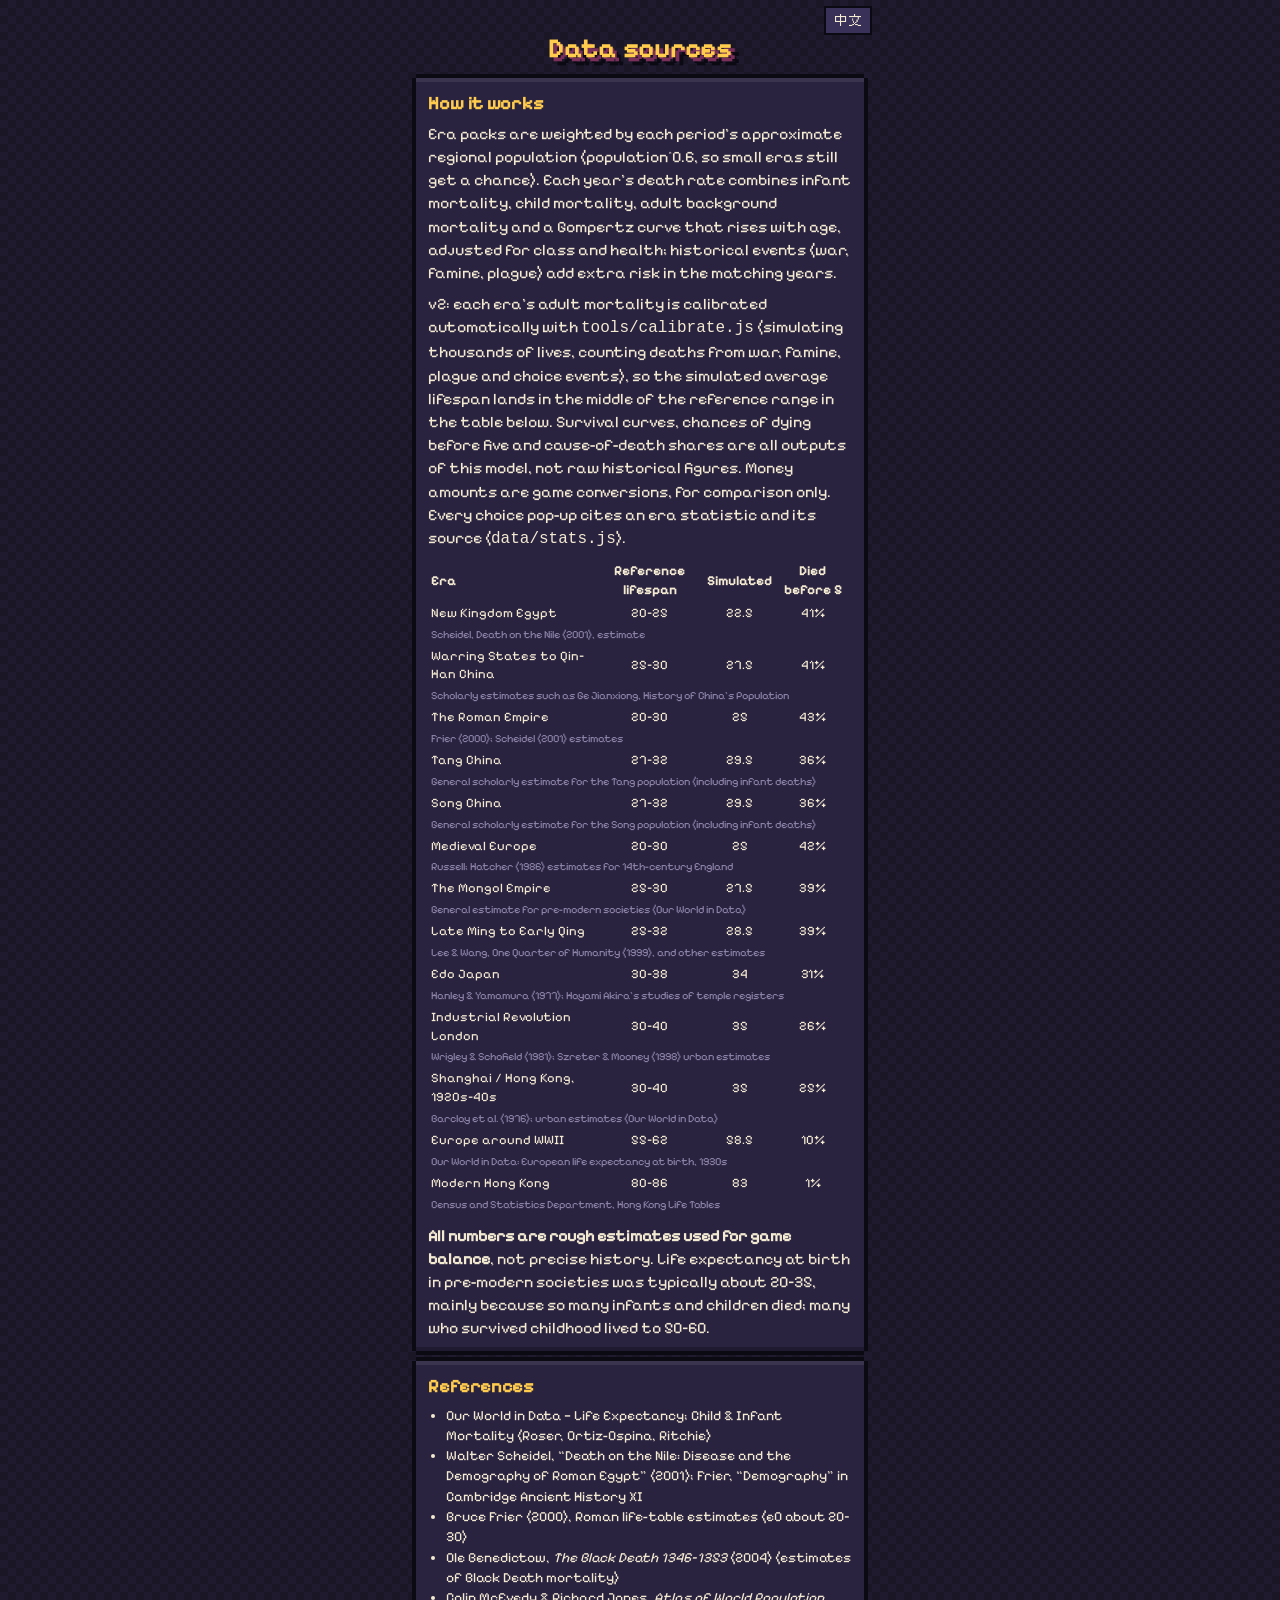
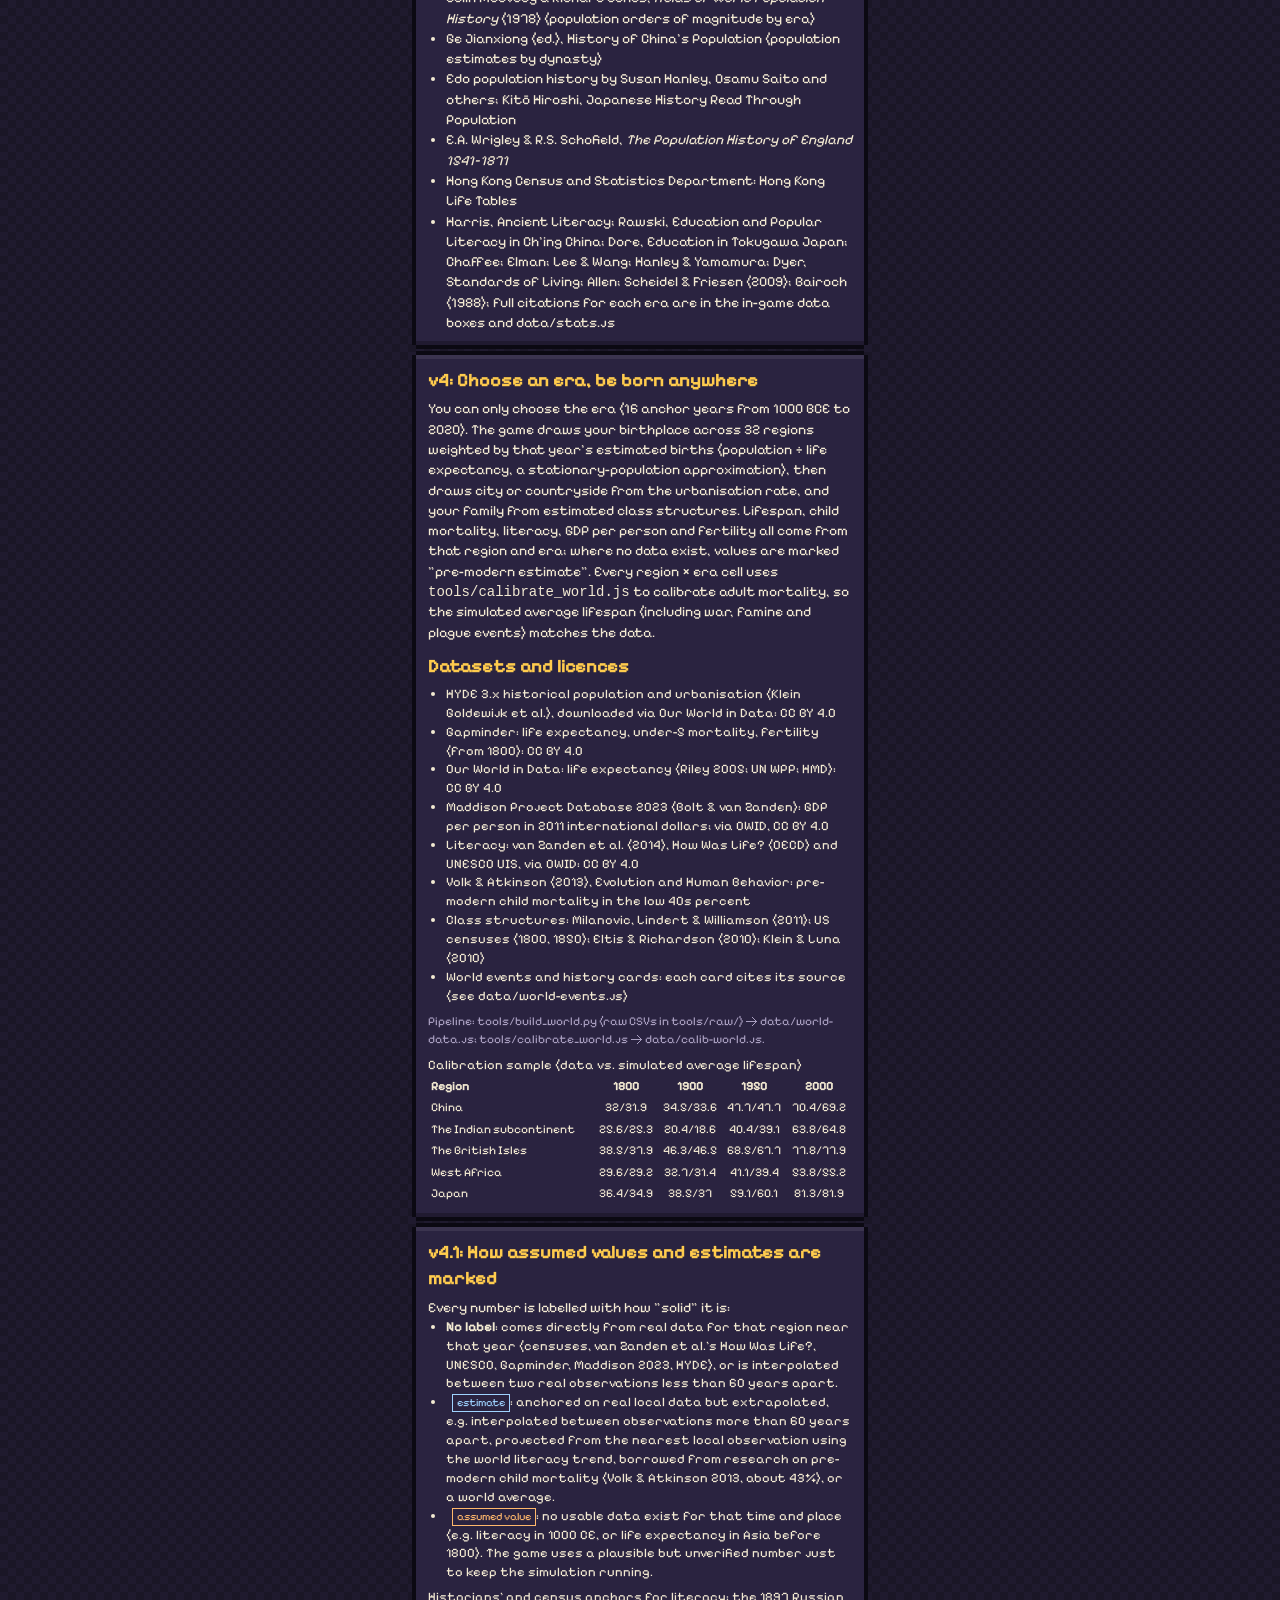
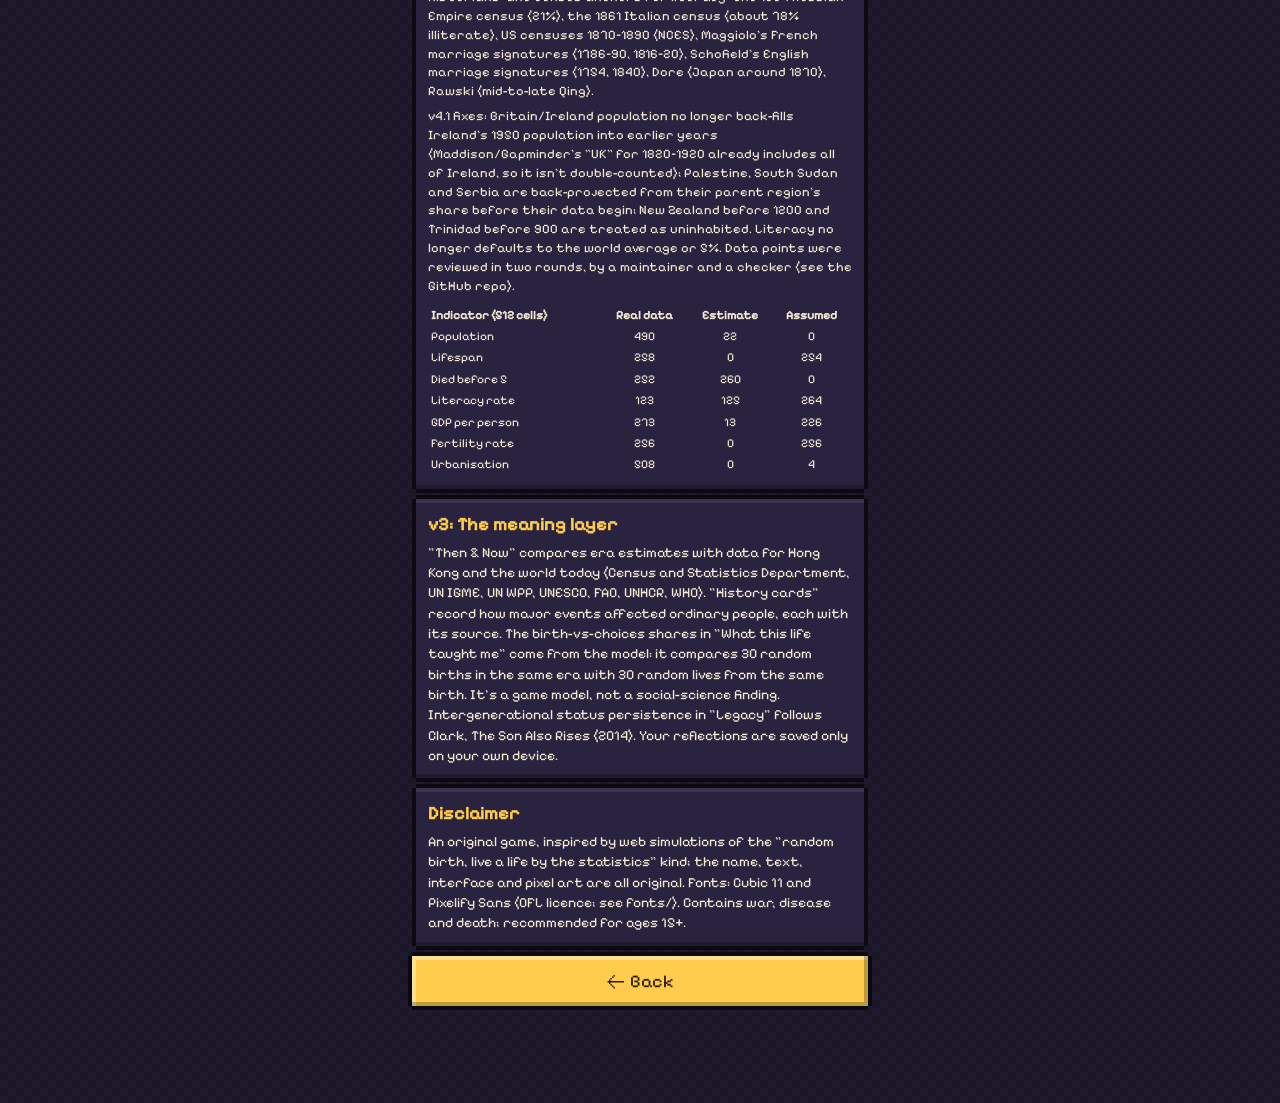
<file: en/about.html>
<!doctype html><html lang="en"><head><meta charset="utf-8"><link rel="icon" href="data:image/svg+xml,<svg xmlns='http://www.w3.org/2000/svg' viewBox='0 0 8 8'><rect width='8' height='8' fill='%231a1626'/><rect x='2' y='1' width='4' height='3' fill='%23f1c9a0'/><rect x='1' y='4' width='6' height='3' fill='%23ffcc4d'/></svg>"><script>(function(){try{var q=new URLSearchParams(location.search),l=q.get("lang");if(l)localStorage.setItem("rebirth_lang",l);if(l==="zh"){q.delete("lang");var s=q.toString(),p=location.pathname.split("/").pop();location.replace("../"+(p==="index.html"?"":p)+(s?"?"+s:""))}}catch(e){}})()</script><meta name="viewport" content="width=device-width,initial-scale=1"><title>Random Birth · Data Sources &amp; Methods</title>
<meta name="description" content="How Random Birth estimates historical population, mortality and events. Sources, calibration notes and limits. Educational simulator.">
<link rel="canonical" href="https://dancingturtle14.github.io/rebirth-sim/en/about.html">
<link rel="alternate" hreflang="en" href="https://dancingturtle14.github.io/rebirth-sim/en/about.html">
<link rel="alternate" hreflang="zh-Hant" href="https://dancingturtle14.github.io/rebirth-sim/about.html">
<link rel="alternate" hreflang="x-default" href="https://dancingturtle14.github.io/rebirth-sim/en/">
<meta property="og:type" content="website">
<meta property="og:title" content="Random Birth · Data Sources &amp; Methods">
<meta property="og:description" content="How Random Birth estimates historical population, mortality and events. Sources, calibration notes and limits. Educational simulator.">
<meta property="og:url" content="https://dancingturtle14.github.io/rebirth-sim/en/about.html">
<meta property="og:image" content="https://dancingturtle14.github.io/rebirth-sim/screenshots/en-01-start.png">
<meta property="og:locale" content="en_US">
<meta property="og:locale:alternate" content="zh_HK">
<meta name="twitter:card" content="summary_large_image">
<meta name="twitter:title" content="Random Birth · Data Sources &amp; Methods">
<meta name="twitter:description" content="How Random Birth estimates historical population, mortality and events. Sources, calibration notes and limits. Educational simulator.">
<meta name="twitter:image" content="https://dancingturtle14.github.io/rebirth-sim/screenshots/en-01-start.png"><link rel="stylesheet" href="../style.css?v=42"><link rel="preload" href="../fonts/PixelifySans.woff" as="font" type="font/woff" crossorigin><link rel="stylesheet" href="../style-en.css?v=42"><script type="application/ld+json">{"@context":"https://schema.org","@type":"AboutPage","name":"Random Birth — Data sources","url":"https://dancingturtle14.github.io/rebirth-sim/en/about.html","description":"How Random Birth estimates historical population, mortality and events. Sources, calibration notes and limits. Educational simulator.","inLanguage":"en"}</script></head><body><main><a class="langsw" href="?lang=zh" lang="zh-Hant">中文</a>
<h1 style="font-size:26px">Data sources</h1>
<div class="panel"><h2>How it works</h2><p>Era packs are weighted by each period's approximate regional population (population^0.6, so small eras still get a chance). Each year's death rate combines infant mortality, child mortality, adult background mortality and a Gompertz curve that rises with age, adjusted for class and health; historical events (war, famine, plague) add extra risk in the matching years.</p>
<p style="margin-top:8px">v2: each era's adult mortality is calibrated automatically with  <code>tools/calibrate.js</code>  (simulating thousands of lives, counting deaths from war, famine, plague and choice events), so the simulated average lifespan lands in the middle of the reference range in the table below. Survival curves, chances of dying before five and cause-of-death shares are all outputs of this model, not raw historical figures. Money amounts are game conversions, for comparison only. Every choice pop-up cites an era statistic and its source (<code>data/stats.js</code>).</p><div id="tbl"></div><p style="margin-top:8px"><b>All numbers are rough estimates used for game balance</b>, not precise history. Life expectancy at birth in pre-modern societies was typically about 20–35, mainly because so many infants and children died; many who survived childhood lived to 50–60.</p></div>
<div class="panel"><h2>References</h2><ul style="padding-left:18px;font-size:14px">
<li>Our World in Data — Life Expectancy; Child &amp; Infant Mortality (Roser, Ortiz-Ospina, Ritchie)</li>
<li>Walter Scheidel, “Death on the Nile: Disease and the Demography of Roman Egypt” (2001); Frier, “Demography” in Cambridge Ancient History XI</li>
<li>Bruce Frier (2000), Roman life-table estimates (e0 about 20–30)</li>
<li>Ole Benedictow, <i>The Black Death 1346–1353</i>  (2004) (estimates of Black Death mortality)</li>
<li>Colin McEvedy &amp; Richard Jones, <i>Atlas of World Population History</i>  (1978) (population orders of magnitude by era)</li>
<li>Ge Jianxiong (ed.), History of China's Population (population estimates by dynasty)</li>
<li>Edo population history by Susan Hanley, Osamu Saito and others; Kitō Hiroshi, Japanese History Read Through Population</li>
<li>E.A. Wrigley &amp; R.S. Schofield, <i>The Population History of England 1541–1871</i></li>
<li>Hong Kong Census and Statistics Department: Hong Kong Life Tables</li><li>Harris, Ancient Literacy; Rawski, Education and Popular Literacy in Ch'ing China; Dore, Education in Tokugawa Japan; Chaffee; Elman; Lee &amp; Wang; Hanley &amp; Yamamura; Dyer, Standards of Living; Allen; Scheidel &amp; Friesen (2009); Bairoch (1988); full citations for each era are in the in-game data boxes and data/stats.js</li>
</ul></div>
<div class="panel"><h2>v4: Choose an era, be born anywhere</h2><p style="font-size:14px">You can only choose the era (16 anchor years from 1000 BCE to 2020). The game draws your birthplace across 32 regions weighted by that year's estimated births (population ÷ life expectancy, a stationary-population approximation), then draws city or countryside from the urbanisation rate, and your family from estimated class structures. Lifespan, child mortality, literacy, GDP per person and fertility all come from that region and era; where no data exist, values are marked "pre-modern estimate". Every region × era cell uses  <code>tools/calibrate_world.js</code>  to calibrate adult mortality, so the simulated average lifespan (including war, famine and plague events) matches the data.</p>
<h2 style="margin-top:10px">Datasets and licences</h2><ul style="padding-left:18px;font-size:13px">
<li>HYDE 3.x historical population and urbanisation (Klein Goldewijk et al.), downloaded via Our World in Data: CC BY 4.0</li>
<li>Gapminder: life expectancy, under-5 mortality, fertility (from 1800): CC BY 4.0</li>
<li>Our World in Data: life expectancy (Riley 2005; UN WPP; HMD): CC BY 4.0</li>
<li>Maddison Project Database 2023 (Bolt & van Zanden): GDP per person in 2011 international dollars; via OWID, CC BY 4.0</li>
<li>Literacy: van Zanden et al. (2014), How Was Life? (OECD) and UNESCO UIS, via OWID: CC BY 4.0</li>
<li>Volk & Atkinson (2013), Evolution and Human Behavior: pre-modern child mortality in the low 40s percent</li>
<li>Class structures: Milanovic, Lindert & Williamson (2011); US censuses (1800, 1850); Eltis & Richardson (2010); Klein & Luna (2010)</li>
<li>World events and history cards: each card cites its source (see data/world-events.js)</li></ul>
<p class="note" style="text-align:left">Pipeline: tools/build_world.py (raw CSVs in tools/raw/) → data/world-data.js; tools/calibrate_world.js → data/calib-world.js.</p><div id="wtbl"></div></div>
<div class="panel"><h2>v4.1: How assumed values and estimates are marked</h2><p style="font-size:14px">Every number is labelled with how "solid" it is:</p><ul style="padding-left:18px;font-size:13px">
<li><b>No label</b>: comes directly from real data for that region near that year (censuses, van Zanden et al.'s How Was Life?, UNESCO, Gapminder, Maddison 2023, HYDE), or is interpolated between two real observations less than 60 years apart.</li>
<li><span class="est est-e">estimate</span>: anchored on real local data but extrapolated, e.g. interpolated between observations more than 60 years apart, projected from the nearest local observation using the world literacy trend, borrowed from research on pre-modern child mortality (Volk &amp; Atkinson 2013, about 43%), or a world average.</li>
<li><span class="est est-a">assumed value</span>: no usable data exist for that time and place (e.g. literacy in 1000 CE, or life expectancy in Asia before 1800). The game uses a plausible but unverified number just to keep the simulation running.</li></ul>
<p style="font-size:13px;margin-top:6px">Historians' and census anchors for literacy: the 1897 Russian Empire census (21%), the 1861 Italian census (about 78% illiterate), US censuses 1870–1890 (NCES), Maggiolo's French marriage signatures (1786–90, 1816–20), Schofield's English marriage signatures (1754, 1840), Dore (Japan around 1870), Rawski (mid-to-late Qing).</p>
<p style="font-size:13px;margin-top:6px">v4.1 fixes: Britain/Ireland population no longer back-fills Ireland's 1950 population into earlier years (Maddison/Gapminder's "UK" for 1820–1920 already includes all of Ireland, so it isn't double-counted); Palestine, South Sudan and Serbia are back-projected from their parent region's share before their data begin; New Zealand before 1200 and Trinidad before 900 are treated as uninhabited. Literacy no longer defaults to the world average or 5%. Data points were reviewed in two rounds, by a maintainer and a checker (see the GitHub repo).</p><div id="gradetbl"></div></div>
<div class="panel"><h2>v3: The meaning layer</h2><p style="font-size:14px">"Then & Now" compares era estimates with data for Hong Kong and the world today (Census and Statistics Department, UN IGME, UN WPP, UNESCO, FAO, UNHCR, WHO). "History cards" record how major events affected ordinary people, each with its source. The birth-vs-choices shares in "What this life taught me" come from the model: it compares 30 random births in the same era with 30 random lives from the same birth. It's a game model, not a social-science finding. Intergenerational status persistence in "Legacy" follows Clark, The Son Also Rises (2014). Your reflections are saved only on your own device.</p></div>
<div class="panel"><h2>Disclaimer</h2><p style="font-size:14px">An original game, inspired by web simulations of the "random birth, live a life by the statistics" kind; the name, text, interface and pixel art are all original. Fonts: Cubic 11 and Pixelify Sans (OFL licence; see fonts/). Contains war, disease and death; recommended for ages 15+.</p></div>
<a class="btn" href="./" style="text-align:center;text-decoration:none">← Back</a></main><script src="data/eras.js?v=42"></script><script src="data/era-extra.js?v=42"></script><script src="../data/calib.js?v=42"></script><script src="../data/world-data.js?v=42"></script><script src="data/regions.js?v=42"></script><script src="../data/calib-world.js?v=42"></script><script>document.getElementById("tbl").innerHTML='<table style="width:100%;font-size:13px;margin-top:8px"><tr><th align=left>Era</th><th>Reference lifespan</th><th>Simulated</th><th>Died before 5</th></tr>'+ERAS.map(e=>`<tr><td>${e.name}</td><td align=center>${e.le[0]}–${e.le[1]}</td><td align=center>${CALIB[e.id].mean}</td><td align=center>${Math.round(CALIB[e.id].u5*100)}%</td></tr><tr><td colspan=4 style="font-size:11px;color:#8f86a8">${e.leSrc}</td></tr>`).join("")+'</table>'</script><script>{const R=["china","india","britain","wafrica","japan"],Y=[1800,1900,1950,2000];document.getElementById("wtbl").innerHTML='<p style="margin-top:8px;font-size:13px">Calibration sample (data vs. simulated average lifespan)</p><table style="width:100%;font-size:12px"><tr><th align=left>Region</th>'+Y.map(y=>`<th>${y}</th>`).join("")+'</tr>'+R.map(r=>`<tr><td>${REGIONS[r].n}</td>${Y.map(y=>{const c=WCAL[r+"_"+y];return`<td align=center>${c.ref}/${c.mean}</td>`}).join("")}</tr>`).join("")+'</table>'}</script><script>{const F=[["pop","Population"],["le","Lifespan"],["u5","Died before 5"],["lit","Literacy rate"],["gdp","GDP per person"],["tfr","Fertility rate"],["urb","Urbanisation"]],A=new Set(["pre"]),E=new Set(["volk","world","madw","riley","vzi","bc","popbc"]);let h='<table style="width:100%;font-size:12px;margin-top:8px"><tr><th align=left>Indicator (512 cells)</th><th>Real data</th><th>Estimate</th><th>Assumed</th></tr>';for(const[f,n]of F){let r=0,e=0,a=0;for(const g in WDATA)for(const y in WDATA[g]){const c=WDATA[g][y][f+"S"];A.has(c)?a++:E.has(c)?e++:r++}h+=`<tr><td>${n}</td><td align=center>${r}</td><td align=center>${e}</td><td align=center>${a}</td></tr>`}document.getElementById("gradetbl").innerHTML=h+'</table>'}</script></body></html>
</file>
<file: style.css>
@font-face{font-family:Cubic;src:url(fonts/Cubic_11.woff2) format("woff2");font-display:swap}
:root{--bg:#1a1626;--panel:#2a2340;--ink:#f3ead2;--dim:#a99fc0;--ac:#ffcc4d;--bd:#0b0912;--px:4px}
*{box-sizing:border-box;margin:0}
html,body{background:var(--bg);color:var(--ink);font-family:Cubic,"PingFang TC","Noto Sans TC",monospace;font-size:16px;line-height:1.55;-webkit-font-smoothing:none}
body{background-image:linear-gradient(45deg,#1f1a2e 25%,transparent 25%,transparent 75%,#1f1a2e 75%),linear-gradient(45deg,#1f1a2e 25%,transparent 25%,transparent 75%,#1f1a2e 75%);background-size:16px 16px;background-position:0 0,8px 8px}
main{max-width:480px;margin:0 auto;padding:12px 12px 90px;min-height:100vh}
.scr{display:none}.scr.on{display:block;animation:in .3s steps(4)}
@keyframes in{from{opacity:0;transform:translateY(8px)}to{opacity:1}}
.panel{background:var(--panel);margin:10px 4px;padding:12px;position:relative;box-shadow:0 -4px 0 0 var(--bd),0 4px 0 0 var(--bd),-4px 0 0 0 var(--bd),4px 0 0 0 var(--bd),inset 0 4px 0 0 rgba(255,255,255,.08),inset 0 -4px 0 0 rgba(0,0,0,.25)}
h1{font-size:34px;letter-spacing:2px;color:var(--ac);text-shadow:4px 4px 0 #7a2f5a,8px 8px 0 var(--bd);text-align:center;margin:18px 0 4px}
h2{font-size:18px;color:var(--ac);margin-bottom:6px}
.sub{text-align:center;color:var(--dim);font-size:14px}
.btn{font:inherit;display:block;width:100%;padding:12px;margin:10px 0;background:var(--ac);color:#2a1a08;border:0;cursor:pointer;box-shadow:0 -4px 0 var(--bd),0 4px 0 var(--bd),-4px 0 0 var(--bd),4px 0 0 var(--bd),inset -4px -4px 0 rgba(0,0,0,.25),inset 4px 4px 0 rgba(255,255,255,.4);font-size:18px}
.btn:active{transform:translateY(2px);box-shadow:0 -4px 0 var(--bd),0 4px 0 var(--bd),-4px 0 0 var(--bd),4px 0 0 var(--bd),inset 4px 4px 0 rgba(0,0,0,.25)}
.btn.alt{background:#6a5acd;color:#fff}.btn.sm{display:inline-block;width:auto;padding:6px 10px;font-size:14px;margin:4px}
canvas.scene{width:100%;aspect-ratio:64/40;image-rendering:pixelated;display:block;box-shadow:0 0 0 4px var(--bd)}
.row{display:flex;gap:8px;flex-wrap:wrap}.row>*{flex:1}
.kv{display:grid;grid-template-columns:auto 1fr;gap:4px 12px;font-size:15px}.kv b{color:var(--dim);font-weight:normal}
.reveal>div{opacity:0}.reveal>div.show{opacity:1;animation:in .25s steps(3)}
.big{font-size:26px;color:var(--ac)}
.stat{display:grid;grid-template-columns:3.2em 1fr 2.2em;align-items:center;gap:6px;font-size:14px;margin:3px 0}
.bar{height:12px;background:#120f1c;box-shadow:0 0 0 2px var(--bd)}.bar i{display:block;height:100%;background:repeating-linear-gradient(90deg,var(--c) 0 6px,transparent 6px 8px);transition:width .3s steps(5)}
.hud{position:sticky;top:0;z-index:5;background:var(--bg);padding-top:4px}
.age{display:flex;justify-content:space-between;align-items:baseline}.age .big{font-size:30px}
.focus button{font:inherit;font-size:14px;padding:8px 0;background:#3a3158;color:var(--ink);border:0;box-shadow:0 0 0 3px var(--bd);cursor:pointer}
.focus button.on{background:var(--ac);color:#2a1a08}
.feed{display:flex;flex-direction:column-reverse;gap:8px;max-height:46vh;overflow:auto;padding:4px}
.card{padding:8px 10px;background:#221c35;box-shadow:0 0 0 3px var(--bd);font-size:15px}
.card small{color:var(--dim);display:block;font-size:12px}
.card.hist{border-left:6px solid #e06c4c}.card.choice{border-left:6px solid #6ac7e0}.card.death{border-left:6px solid #888;background:#2a2a2a}.card.life{border-left:6px solid #6a8f4a}
.modal{position:fixed;inset:0;background:rgba(10,8,18,.8);display:none;align-items:center;justify-content:center;z-index:9;padding:16px}.modal.on{display:flex}
.modal .panel{max-width:420px;width:100%;animation:in .25s steps(4)}
.ctrl{position:fixed;bottom:0;left:0;right:0;background:var(--bd);padding:8px;display:flex;justify-content:center;gap:6px;z-index:6}
.ctrl button{font:inherit;font-size:14px;padding:8px 12px;background:#3a3158;color:var(--ink);border:0;cursor:pointer}.ctrl button.on{background:var(--ac);color:#2a1a08}
.grid{display:grid;grid-template-columns:repeat(10,1fr);gap:3px}.grid i{aspect-ratio:1;background:#3a3158;font-style:normal;font-size:9px;display:flex;align-items:center;justify-content:center;color:#0008}
.grid i.h{background:#e06c4c}.grid i.c{background:#6ac7e0}.grid i.e{background:#6a8f4a}.grid i.d{background:#ddd}
.souls{display:grid;grid-template-columns:1fr 1fr;gap:10px}.soul{background:#221c35;padding:6px;box-shadow:0 0 0 3px var(--bd);font-size:13px}.soul canvas{width:100%;image-rendering:pixelated}
.chips span{display:inline-block;padding:2px 6px;margin:3px;font-size:13px;background:#3a3158;box-shadow:0 0 0 2px var(--bd)}.chips span.got{background:#5a7a3a}
.note{font-size:12px;color:var(--dim);text-align:center;margin-top:8px}
a{color:var(--ac)}
img.share{width:100%;image-rendering:pixelated;box-shadow:0 0 0 4px var(--bd)}
.blink{animation:bl 1s steps(2) infinite}@keyframes bl{50%{opacity:0}}
.dim{color:var(--dim)}.small{font-size:13px}.center{text-align:center}.huge{font-size:56px;color:var(--ac);line-height:1.1;margin:6px 0 10px}
.panel.tight{padding:8px 12px;margin-top:6px}
.setup{display:grid;gap:8px;margin:10px 0;font-size:14px}.setup label{display:flex;justify-content:space-between;align-items:center;gap:8px}
select{font:inherit;font-size:14px;background:#120f1c;color:var(--ink);border:0;box-shadow:0 0 0 3px var(--bd);padding:4px 6px;max-width:62%}
input[type=checkbox]{width:18px;height:18px;accent-color:var(--ac)}
.draw div{display:flex;justify-content:space-between;padding:3px 8px;font-size:14px;color:var(--dim)}.draw div.hi{background:var(--ac);color:#2a1a08}
.reg .kv{font-size:14px}.reg .ctx{margin-top:8px;font-size:12px;color:var(--dim);border-top:2px dashed #4a4068;padding-top:6px}
.statbox{background:#3b3b46;color:#e8e8ee;margin:8px 0;padding:8px 10px;font-size:13px;box-shadow:0 0 0 3px var(--bd),inset 0 3px 0 rgba(255,255,255,.1)}
.statbox b{display:block;color:#ffd77a;font-weight:normal;font-size:12px;margin-bottom:2px}.statbox i{display:block;font-style:normal;color:#b8b8c8;font-size:12px;margin-top:4px}
.opt{position:relative}.opt .btn{text-align:left;font-size:16px}.opt small{display:block;font-size:12px;opacity:.8}
.btn:disabled{background:#4a4458;color:#8a849a;cursor:not-allowed}
.odds{float:right;font-size:12px;padding:0 4px;background:#0006;color:#fff}
.focus{display:grid;grid-template-columns:repeat(5,1fr);gap:6px}.focus button{display:flex;flex-direction:column;align-items:center;padding:6px 0}.focus button small{font-size:10px;opacity:.75}
.money .big{font-size:22px}.brk{display:grid;grid-template-columns:1fr auto;font-size:13px;color:var(--dim);margin-top:6px}
.fn{display:block;font-size:11px;color:#8f86a8;margin-top:3px;border-top:1px dotted #4a4068;padding-top:2px}
.card.mile{border-left:6px solid #ffcc4d}.card.fam{border-left:6px solid #a07ae0}
.grid i.out{outline:3px solid var(--ac);outline-offset:-1px}
.ctrl{flex-wrap:wrap;gap:4px}.ctrl button{padding:8px 9px}
canvas.chart{width:100%;height:160px;image-rendering:pixelated;background:#120f1c;box-shadow:0 0 0 3px var(--bd)}
.soulrow{display:grid;grid-template-columns:56px 1fr auto;gap:8px;align-items:center;padding:6px;margin:6px 0;background:#221c35;box-shadow:0 0 0 3px var(--bd);font-size:13px}.soulrow canvas{width:56px;image-rendering:pixelated}.soulrow.me{background:#4a3a20}
.replay{min-height:3em;margin-top:8px;font-size:14px}

details summary{cursor:pointer;color:var(--dim);font-size:14px;margin-top:4px}
.now{background:#1d2b3a;padding:8px 10px;margin-top:8px;font-size:13px;box-shadow:0 0 0 3px var(--bd)}.now b{color:#7ad0ff;font-weight:normal;display:block}
.card.now{background:#1d2b3a;border-left:6px solid #7ad0ff}
.codexnote{background:#2e2414;padding:6px 8px;margin-top:6px;font-size:13px;box-shadow:0 0 0 2px var(--bd)}.codexnote b{color:#ffcc4d;font-weight:normal}
.ratio{display:flex;margin:8px 0;font-size:12px}.ratio span{display:block;padding:4px;white-space:nowrap;overflow:hidden}.ratio span:first-child{background:#a3322b}.ratio span:last-child{background:#2f5f7a}
blockquote{margin:6px 0;padding:6px 10px;background:#221c35;border-left:4px solid #a07ae0;font-size:14px}blockquote small{display:block;color:var(--dim);font-size:11px}
.thought{background:#2a3a24;padding:10px;margin-top:10px;box-shadow:0 0 0 3px var(--bd)}
.lesson p{margin:6px 0;font-size:14px}
textarea{font:inherit;width:100%;background:#120f1c;color:var(--ink);border:0;box-shadow:0 0 0 3px var(--bd);padding:6px}
.tabs{display:flex;gap:4px;margin:8px 4px}.tabs button{flex:1;font:inherit;font-size:14px;padding:8px 0;background:#3a3158;color:var(--ink);border:0;box-shadow:0 0 0 3px var(--bd)}.tabs button.on{background:var(--ac);color:#2a1a08}
.cx{display:grid;grid-template-columns:1fr 1fr;gap:8px}.cx div{background:#2e2414;padding:8px;font-size:12px;box-shadow:0 0 0 3px var(--bd);cursor:pointer}.cx div.lock{background:#221c35;color:#6a6280}.cx b{display:block;color:#ffcc4d;font-weight:normal;font-size:13px}
.achl div{display:flex;gap:8px;padding:5px;font-size:13px}.achl div.no{opacity:.4}.achl .new{color:#7ad08a}
.tree div{padding:6px 8px;margin:4px 0 4px calc(var(--g)*14px);background:#221c35;box-shadow:0 0 0 2px var(--bd);font-size:13px}
.diff table{width:100%;font-size:13px}.diff td{padding:3px}

.yearpick{text-align:center;margin:12px 0}.ylab{font-size:30px;color:var(--ac);text-shadow:3px 3px 0 var(--bd)}
input[type=range]{width:100%;accent-color:var(--ac);height:28px}
.draw div.other{opacity:.6}

/* v4.1 假設值／估計標籤 */
.est{display:inline-block;margin-left:6px;padding:0 4px;font-size:11px;line-height:16px;border:1px solid;vertical-align:middle}
.est-a{color:#ffb86b;border-color:#ffb86b}
.est-e{color:#9fd3ff;border-color:#9fd3ff}

.langsw{position:absolute;top:8px;right:10px;z-index:5;font-size:13px;padding:3px 8px;background:#3a3158;color:var(--ink);text-decoration:none;box-shadow:0 0 0 2px var(--bd)}main{position:relative}
</file>
<file: style-en.css>
@font-face{font-family:"Pixelify Sans";src:url(fonts/PixelifySans.woff) format("woff");font-display:swap}
html,body{font-family:"Pixelify Sans",Cubic,monospace;-webkit-font-smoothing:auto;line-height:1.45}
h1{letter-spacing:1px}
.kv{font-size:15px}.stat{grid-template-columns:4.6em 1fr 2.2em}
</file>
